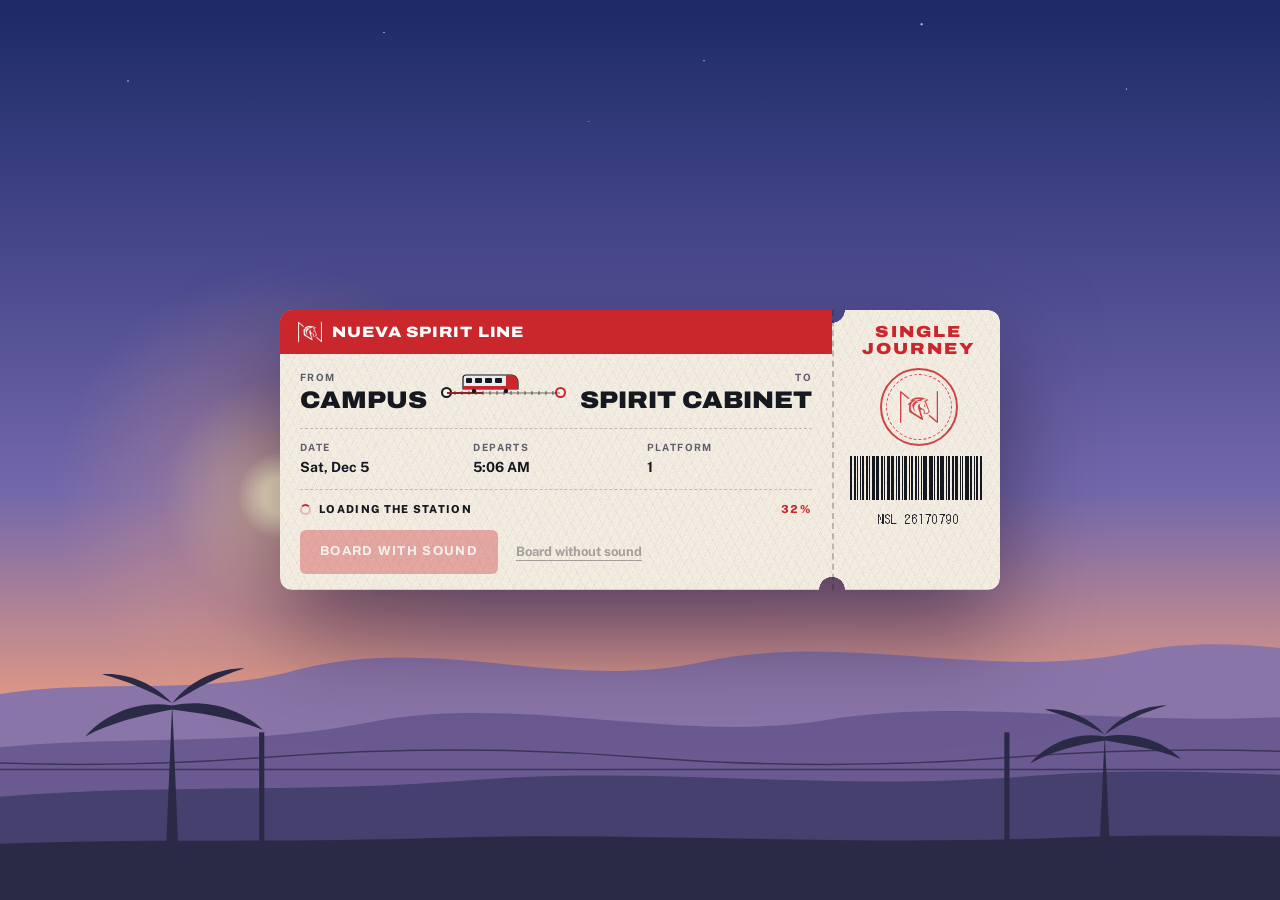
<file: index.html>
<!doctype html>
<html lang="en">
<head>
<meta charset="utf-8">
<meta name="viewport" content="width=device-width,initial-scale=1,viewport-fit=cover">
<title>Nueva Spirit Cabinet</title>
<meta name="description" content="Nueva Spirit Cabinet: the photo gallery, the weekly newsletter, events, the Spirit Points standings and the people behind Nueva spirit.">
<meta name="theme-color" content="#c9272c">
<meta property="og:title" content="Nueva Spirit Cabinet">
<meta property="og:description" content="Photos, the weekly newsletter, events and the Spirit Points standings. All aboard.">
<meta property="og:type" content="website">
<meta name="twitter:card" content="summary_large_image">
<meta property="og:image" content="https://spirit.ivancui211.workers.dev/share.jpg"><meta property="og:image:width" content="1200"><meta property="og:image:height" content="630">
<link rel="icon" type="image/png" href="/favicon-64.png">
<link rel="apple-touch-icon" href="/apple-touch-icon.png">
<script type="importmap">{"imports":{"three":"/vendor/three.module.min.js"}}</script>
<link rel="modulepreload" href="/vendor/three.module.min.js">
<!-- the station's modules, fetched in parallel while the ticket loads (otherwise each waits for the one that imports it) -->
<link rel="modulepreload" href="/hub/hub.js">
<link rel="modulepreload" href="/hub/station.js">
<link rel="modulepreload" href="/hub/scenery.js">
<link rel="modulepreload" href="/hub/train.js">
<link rel="modulepreload" href="/hub/interior.js">
<link rel="modulepreload" href="/hub/people.js">
<link rel="modulepreload" href="/hub/city.js">
<link rel="modulepreload" href="/hub/crowd.js">
<link rel="modulepreload" href="/hub/surfaces.js">
<link rel="modulepreload" href="/hub/scenes.js">
<link rel="modulepreload" href="/hub/eventride.js">
<link rel="modulepreload" href="/hub/ridetrain.js">
<link rel="modulepreload" href="/hub/toy.js">
<link rel="modulepreload" href="/hub/biomes.js">
<link rel="modulepreload" href="/vendor/jsm/loaders/GLTFLoader.js">
<link rel="modulepreload" href="/vendor/jsm/utils/SkeletonUtils.js">
<link rel="modulepreload" href="/vendor/jsm/utils/BufferGeometryUtils.js">
<link rel="modulepreload" href="/vendor/jsm/postprocessing/EffectComposer.js">
<link rel="modulepreload" href="/vendor/jsm/postprocessing/UnrealBloomPass.js">
<link rel="preconnect" href="https://fonts.googleapis.com">
<link rel="preconnect" href="https://fonts.gstatic.com" crossorigin>
<link rel="stylesheet" href="/gallery/gallery.css">
<link rel="stylesheet" href="/points/board.css">
<link rel="stylesheet" href="https://fonts.googleapis.com/css2?family=Archivo:wdth,wght@100..125,400..900&family=Public+Sans:wght@400;500;600;700&family=DotGothic16&family=Newsreader:ital,wght@0,400;0,600;0,700;0,800;1,400&display=swap">
<style>
/* Layout: a golden-hour 3D platform fills the screen; a white station sign sits top-left, the LED departure board (the menu) bottom-left, and the train's doors are the sections. */
:root{
  --sky-top:#1c2a66; --sky-mid:#7468ab; --sky-low:#ffb07a;
  --paper:#f6f0e5; --ink:#16181f; --muted:#5b5e68; --red:#c9272c; --red-dark:#a61e22;
  --board:#0b0b0e; --amber:#ffad1f; --amber-dim:#7a4f0a; --green:#5dff8f; --navy:#132047; --navy-2:#1c2d63;
  --r:6px; --lift:0 8px 22px -12px rgba(10,8,30,.7); /* one corner radius and one shadow for every control */
  --display:'Archivo','Arial Narrow',system-ui,sans-serif;
  --body:'Public Sans',ui-sans-serif,system-ui,-apple-system,'Segoe UI',sans-serif;
  --led:'DotGothic16',ui-monospace,'SFMono-Regular',Menlo,monospace;
  --ease:cubic-bezier(.16,1,.3,1);
  --logo:url("/assets/logo.png");
  color-scheme:light;
}
*{box-sizing:border-box}
html,body{height:100%}
body{margin:0;background:linear-gradient(180deg,var(--sky-top) 0%,var(--sky-mid) 48%,var(--sky-low) 100%);color:var(--ink);font-family:var(--body);font-size:16px;line-height:1.5;-webkit-font-smoothing:antialiased;overflow:hidden}
h1,h2,p{margin:0}
a{color:inherit}
button{font:inherit;color:inherit;background:none;border:0;padding:0;cursor:pointer}
:focus-visible{outline:2px solid var(--amber);outline-offset:3px}
.logo-img{display:block;background:currentColor;-webkit-mask:var(--logo) center/contain no-repeat;mask:var(--logo) center/contain no-repeat}

#station{position:fixed;inset:0;width:100%;height:100%;display:block;touch-action:pan-y}
#station.pointer{cursor:pointer}
.vignette{position:fixed;inset:0;pointer-events:none;background:radial-gradient(130% 100% at 50% 40%,transparent 60%,rgba(30,12,30,.35) 100%)}

/* Station sign (brand) and sound pill */
.hud{position:fixed;top:0;left:0;right:0;z-index:20;display:flex;justify-content:space-between;align-items:flex-start;gap:12px;padding:calc(16px + env(safe-area-inset-top,0px)) clamp(16px,3vw,36px) 0;pointer-events:none}
.hud>*{pointer-events:auto}
.sign{display:flex;align-items:center;color:#fff;text-decoration:none;padding:4px 2px;filter:drop-shadow(0 1px 1px rgba(20,10,40,.4)) drop-shadow(0 4px 14px rgba(20,10,40,.35));transition:opacity .3s}
.sign:hover{opacity:.85}
.sign .bar{display:none}
.sign .in{display:flex;align-items:center;gap:14px}
.sign .logo-img{width:30px;height:30px;color:#fff}
.sign .in>span:last-child{display:flex;flex-direction:column;gap:6px;padding-left:14px;border-left:1px solid rgba(255,255,255,.5)}
.sign b{display:block;white-space:nowrap;font-family:var(--display);font-weight:800;font-size:15px;line-height:1;letter-spacing:.34em;text-transform:uppercase;color:#fff}
.sign span.sub{display:block;white-space:nowrap;font-size:9.5px;font-weight:600;letter-spacing:.26em;text-transform:uppercase;color:rgba(255,255,255,.8);line-height:1}
@media (max-width:640px){.sign b{font-size:13px;letter-spacing:.28em}.sign .logo-img{width:26px;height:26px}.sign .in{gap:11px}.sign .in>span:last-child{padding-left:11px}}
.sound{display:flex;align-items:center;gap:9px;white-space:nowrap;background:#fff;border-radius:var(--r);padding:8px 12px;font-family:var(--display);font-size:12px;font-weight:700;letter-spacing:.1em;text-transform:uppercase;box-shadow:var(--lift);transition:background-color .3s,color .3s}
.hud-r{display:flex;gap:8px;align-items:center}
/* over the headphone listener's head (placed every frame), with a little pointer down to him */
.sound.float{position:fixed;left:0;top:0;z-index:16;will-change:transform}
.sound.float::after{content:"";position:absolute;left:50%;bottom:-6px;margin-left:-6px;border:6px solid transparent;border-bottom:0;border-top-color:#fff;transition:border-color .3s}
.sound.float.on::after{border-top-color:var(--red)}
.replay{display:none}.replay svg{width:13px;height:13px}
body.entered .replay{display:flex}
@media (max-width:640px){.replay .lbl{display:none}.replay{padding:8px 10px}}
.sound .bars{display:flex;align-items:flex-end;gap:2px;height:12px}
.sound .bars i{display:block;width:2px;height:3px;background:currentColor;border-radius:1px}
.sound.on{background:var(--red);color:#fff}
.sound.on .bars i{animation:eq 1s ease-in-out infinite}
.sound.on .bars i:nth-child(2){animation-delay:-.4s}.sound.on .bars i:nth-child(3){animation-delay:-.7s}.sound.on .bars i:nth-child(4){animation-delay:-.2s}
@keyframes eq{0%,100%{height:3px}50%{height:12px}}

/* screen-reader-only text */
.sr-only{position:absolute;width:1px;height:1px;margin:-1px;overflow:hidden;clip:rect(0 0 0 0);white-space:nowrap}

/* Departures: a split-flap timetable, like the big boards in a station hall. It's the menu. */
.board{--cw:15px;position:fixed;z-index:20;left:clamp(16px,3vw,36px);bottom:calc(18px + env(safe-area-inset-bottom,0px));width:min(612px,calc(100% - 32px));background:linear-gradient(180deg,#1f2026,#15161a);border-radius:8px;padding:0 0 8px;color:#f3efe6;font-family:var(--body);box-shadow:0 0 0 1px #050506,inset 0 1px 0 rgba(255,255,255,.07),0 30px 60px -20px rgba(10,5,20,.75);overflow:hidden;transform:translateY(24px);opacity:0;transition:opacity .8s var(--ease),transform 1s var(--ease)}
.board.show{opacity:1;transform:none}
.b-head{display:flex;justify-content:space-between;align-items:center;gap:12px;padding:9px 14px;background:#132047;border-bottom:2px solid #0a0f22}
.b-head .t{display:flex;align-items:center;gap:9px;font-family:var(--display);font-stretch:112%;font-weight:800;font-size:15px;letter-spacing:.06em;text-transform:uppercase;color:#fff}
.b-head .t svg{width:18px;height:18px;flex:none}
.b-cols,.board .row{display:grid;grid-template-columns:auto minmax(0,1fr) auto auto;gap:12px;align-items:center}
.b-cols{padding:8px 14px 3px;font-size:10px;font-weight:700;letter-spacing:.14em;text-transform:uppercase;color:#8d909b}
.b-cols span:nth-child(3),.b-cols span:nth-child(4){text-align:left}
.board .row{width:100%;text-align:left;padding:5px 14px;position:relative;transition:background-color .2s}
.board .row::before{content:"";position:absolute;left:0;top:5px;bottom:5px;width:3px;border-radius:0 2px 2px 0;background:#ffd23f;opacity:0;transition:opacity .2s}
.board .row:hover,.board .row.on{background:rgba(255,255,255,.055)}
.board .row:hover::before,.board .row.on::before{opacity:1}
.board .row .d{overflow:hidden}
.flap{display:flex;gap:2px}
.flap i{position:relative;flex:none;display:grid;place-items:center;width:var(--cw);height:calc(var(--cw) * 1.5);border-radius:2px;background:linear-gradient(180deg,#2d2e35 0,#25262c 49%,#1b1c21 51%,#202127 100%);box-shadow:inset 0 -1px 0 rgba(0,0,0,.55),0 1px 1px rgba(0,0,0,.4);font-style:normal;font-weight:700;font-size:calc(var(--cw) * .98);line-height:1;color:#f3efe6;text-transform:uppercase;backface-visibility:hidden}
.flap i::after{content:"";position:absolute;left:0;right:0;top:calc(50% - .5px);height:1px;background:rgba(0,0,0,.8)} /* the split between the two flaps */
.flap i.go{animation:flip .08s ease-in}
@keyframes flip{50%{transform:perspective(60px) rotateX(-70deg);filter:brightness(.6)}}
.board .row .s.live i{color:#7dffa6}
.board .row .s.due i{color:#ffd23f}
.board .row .s.soon i{color:#b9bcc6}
@media (max-width:760px){
  .board{--cw:12px;left:12px;right:12px;width:auto}
  .b-cols,.board .row{grid-template-columns:minmax(0,1fr) auto auto;gap:8px}
  .b-cols,.board .row{padding-left:10px;padding-right:10px}
  .b-cols .tm,.board .row .tm,.b-cols .cr,.board .row .c{display:none}
  .b-cols,.board .row{grid-template-columns:minmax(0,1fr) auto}
  .flap{gap:1.5px}
  .b-head{padding:8px 10px}.b-head .t{font-size:13px}
}

/* Service notice (sections not open yet) */
.notice{position:fixed;inset:0;z-index:40;display:grid;place-items:center;padding:20px}
.notice[hidden]{display:none}
.n-bg{position:absolute;inset:0;background:rgba(28,18,40,.45);opacity:0;transition:opacity .4s}
.n-card{position:relative;width:min(440px,100%);background:var(--paper);border-radius:10px;overflow:hidden;box-shadow:0 40px 90px -30px rgba(20,10,30,.8);opacity:0;transform:translateY(14px);transition:opacity .4s,transform .6s var(--ease)}
.notice.open .n-bg{opacity:1}
.notice.open .n-card{opacity:1;transform:none}
.n-top{background:var(--red);color:#fff;padding:10px 20px;font-size:12px;font-weight:800;letter-spacing:.14em;text-transform:uppercase;display:flex;justify-content:space-between}
.n-body{padding:22px 22px 24px}
.n-body .car{font-size:12px;font-weight:700;letter-spacing:.1em;text-transform:uppercase;color:var(--muted)}
.n-body h2{font-family:var(--display);font-stretch:118%;font-weight:850;font-size:clamp(24px,3.4vw,32px);line-height:1;text-transform:uppercase;margin-top:8px}
.n-body p{color:#3b3e47;margin-top:12px}
.n-close{margin-top:20px;background:var(--ink);color:#fff;border-radius:var(--r);padding:12px 20px;font-size:13px;font-weight:700;letter-spacing:.06em;text-transform:uppercase;transition:background-color .25s}
.n-close:hover{background:var(--red)}

/* Meet the Cabinet: name tags over the crew in the cab, and the way back */
#crew{position:fixed;inset:0;z-index:30;pointer-events:none}
#crew .tag{position:absolute;left:0;top:0;display:flex;flex-direction:column;align-items:center;gap:1px;padding:7px 14px 8px;border-radius:4px;background:rgba(255,255,255,.97);color:var(--ink);box-shadow:var(--lift),inset 0 3px 0 var(--red);white-space:nowrap;opacity:0;transition:opacity .45s ease;will-change:transform}
#crew .tag.on{opacity:1}
#crew .tag::after{content:"";position:absolute;left:50%;bottom:-6px;margin-left:-6px;border:6px solid transparent;border-bottom:0;border-top-color:rgba(255,255,255,.96)}
#crew .tag b{font-family:var(--display);font-size:14px;font-weight:800;letter-spacing:.04em;text-transform:uppercase;line-height:1.1}
#crew .tag span{font-size:10px;font-weight:700;letter-spacing:.12em;text-transform:uppercase;color:var(--muted)}
#crew .tag span:empty{display:none}
.crew-back{position:absolute;left:50%;white-space:nowrap;bottom:calc(28px + env(safe-area-inset-bottom));transform:translate(-50%,12px);opacity:0;pointer-events:none;display:inline-flex;align-items:center;gap:10px;padding:11px 18px 11px 16px;border-radius:var(--r);background:#fff;color:var(--ink);font-family:var(--display);font-size:12.5px;font-weight:700;letter-spacing:.1em;text-transform:uppercase;box-shadow:var(--lift);transition:opacity .5s ease,transform .6s var(--ease),background-color .2s}
.crew-back:hover{background:#f1ece2}
.back::before{content:"";width:7px;height:7px;margin-right:1px;border-left:2px solid currentColor;border-bottom:2px solid currentColor;transform:rotate(45deg)}
body.visiting .crew-back:where(:not(.board-back):not(.drive-back)){opacity:1;transform:translate(-50%,0);pointer-events:auto}
/* the photo gallery, over the inside of car 1: the evening sky, frosted, with the car behind it */
#gallery{position:fixed;inset:0;z-index:31;color:#fff;background:linear-gradient(180deg,rgba(16,21,50,.9) 0%,rgba(34,32,70,.87) 60%,rgba(84,52,66,.85) 100%);-webkit-backdrop-filter:blur(16px) saturate(1.1);backdrop-filter:blur(16px) saturate(1.1);opacity:0;transition:opacity .6s ease}
#gallery.open{opacity:1}
.gal-scroll{position:absolute;inset:0;overflow-y:auto;overscroll-behavior:contain;-webkit-overflow-scrolling:touch;padding:calc(30px + env(safe-area-inset-top,0px)) clamp(16px,3vw,36px) calc(110px + env(safe-area-inset-bottom,0px))}
.gal-head,.gal-scroll .grid,.gal-scroll .empty{max-width:1480px;margin-left:auto;margin-right:auto}
.gal-head{margin-bottom:26px;padding-bottom:20px;border-bottom:1px solid rgba(255,255,255,.18);transform:translateY(10px);transition:transform .8s var(--ease)}
#gallery.open .gal-head{transform:none}
.gal-head h2{margin:0;font-family:var(--display);font-weight:800;font-size:clamp(30px,4.4vw,50px);line-height:1;letter-spacing:-.015em}
#gallery .gal-back{position:fixed;z-index:35}
/* the leaderboard on the billboard: its own way back sits under it (the one at the foot of the board scrolls away) */
.board-back{position:fixed;z-index:16}
body.onboard .board-back{opacity:1;transform:translate(-50%,0);pointer-events:auto}
#bboard .bb-back{display:none}
#gallery.open .gal-back{opacity:1;transform:translate(-50%,0);pointer-events:auto}

/* the newsletter and the events screen: page arrows and the way back */
#scene-ui{position:fixed;inset:0;z-index:30;pointer-events:none}
/* the controls in a row: the pages (or stops) and the way back, the same white plates */
.sc-bar{position:absolute;left:50%;bottom:calc(28px + env(safe-area-inset-bottom));display:flex;align-items:center;gap:10px;transform:translate(-50%,12px);opacity:0;pointer-events:none;transition:opacity .5s ease,transform .6s var(--ease)}
body.visiting .sc-bar{opacity:1;transform:translate(-50%,0);pointer-events:auto}
.sc-bar .crew-back,body.visiting .sc-bar .crew-back{position:static;transform:none;opacity:1;pointer-events:auto;transition:background-color .2s}
.sc-nav{display:flex;align-items:center;gap:2px;padding:3px;border-radius:var(--r);background:#fff;color:var(--ink);box-shadow:var(--lift)}
.sc-nav[hidden]{display:none}
.sc-arrow{display:grid;place-items:center;width:38px;height:34px;border-radius:4px;transition:background-color .2s,opacity .2s}
.sc-arrow:hover{background:#f1ece2}
.sc-arrow svg{width:16px;height:16px}
.sc-arrow[disabled]{opacity:.25;pointer-events:none}
.sc-count{min-width:56px;text-align:center;font-family:var(--display);font-size:12.5px;font-weight:700;letter-spacing:.1em;font-variant-numeric:tabular-nums}
@media (max-width:520px){.sc-bar{flex-direction:column;gap:8px}}
@media (max-width:560px){#crew .tag{padding:5px 10px 6px}#crew .tag b{font-size:12px}#crew .tag span{font-size:9px}}
/* the officer: his label on the platform, and what he says */
.cop-tag{position:fixed;left:0;top:0;z-index:15;display:flex;align-items:center;gap:8px;padding:7px 12px 7px 10px;border-radius:4px;background:var(--navy);color:#fff;box-shadow:var(--lift),inset 0 0 0 1px rgba(255,255,255,.08);opacity:0;pointer-events:none;transition:opacity .5s ease,background-color .2s;will-change:transform}
.cop-tag.on{opacity:1;pointer-events:auto}
.cop-tag b{font-family:var(--display);font-weight:800;font-size:12.5px;line-height:1;letter-spacing:.14em;text-transform:uppercase}
.cop-tag::after{content:"";position:absolute;left:50%;bottom:-6px;margin-left:-6px;border:6px solid transparent;border-bottom:0;border-top-color:var(--navy);transition:border-color .2s}
.cop-tag svg{width:14px;height:14px;flex:none;color:var(--amber)}
.cop-tag:hover{background:var(--navy-2)}.cop-tag:hover::after{border-top-color:var(--navy-2)}
/* driving: the "Drive" plate over the front of the train (Spirit red), the labels over the desk's buttons in the cab,
   the "Next stop" sign while the train runs, and the fade (into the seat, and out of the tunnel) */
.drive-tag{background:var(--red)}.drive-tag::after{border-top-color:var(--red)}
.drive-tag svg{color:#fff}
.drive-tag:hover{background:var(--red-dark)}.drive-tag:hover::after{border-top-color:var(--red-dark)}
#drive{position:fixed;inset:0;z-index:30;pointer-events:none}
#drive .dest{position:absolute;left:0;top:0;display:flex;flex-direction:column;align-items:center;gap:1px;padding:7px 13px 8px 13px;border-radius:4px;background:rgba(255,255,255,.97);color:var(--ink);box-shadow:var(--lift);white-space:nowrap;opacity:0;pointer-events:none;transition:opacity .4s ease,background-color .2s;will-change:transform;cursor:pointer}
#drive .dest::after{content:"";position:absolute;left:50%;bottom:-6px;margin-left:-6px;border:6px solid transparent;border-bottom:0;border-top-color:rgba(255,255,255,.96)}
#drive .dest i{position:absolute;left:0;right:0;top:0;height:3px;border-radius:4px 4px 0 0}
#drive .dest b{font-family:var(--display);font-size:13px;font-weight:800;letter-spacing:.06em;text-transform:uppercase;line-height:1.1}
#drive .dest span{font-size:10px;font-weight:700;letter-spacing:.12em;text-transform:uppercase;color:var(--muted)}
#drive .dest:hover,#drive .dest.hot{background:#f1ece2}
#drive .dest[aria-current]{cursor:default}
#drive .dest[aria-current] span::before{content:"";display:inline-block;width:6px;height:6px;border-radius:50%;background:var(--red);margin-right:6px;vertical-align:1px}
#drive.on .dest{opacity:1;pointer-events:auto}
#drive.on .drive-back{opacity:1;transform:translate(-50%,0);pointer-events:auto}
.drive-next{position:fixed;left:50%;top:calc(18px + env(safe-area-inset-top,0px));z-index:31;display:flex;align-items:baseline;gap:12px;padding:9px 16px 10px;border-radius:var(--r);background:linear-gradient(180deg,#1f2026,#15161a);box-shadow:0 0 0 1px #050506,var(--lift);transform:translate(-50%,-10px);opacity:0;pointer-events:none;transition:opacity .5s ease,transform .7s var(--ease);white-space:nowrap}
.drive-next.on{opacity:1;transform:translate(-50%,0)}
.drive-next span{font-family:var(--display);font-size:10.5px;font-weight:700;letter-spacing:.16em;text-transform:uppercase;color:#a9a49a}
.drive-next b{font-family:"DotGothic16",monospace;font-weight:400;font-size:19px;letter-spacing:.06em;color:var(--amber);text-transform:uppercase}
#drive-fade{position:fixed;inset:0;z-index:44;pointer-events:none;opacity:0}
#drive-fade.warm{background:radial-gradient(circle at 50% 50%,#fffaf0 0%,#ffe2b8 45%,#ffb07a 100%)}
#drive-fade.white{background:radial-gradient(circle at 50% 50%,#ffffff 0%,#fff8ec 60%,#ffeed6 100%)}
#drive-skip.on{opacity:1;pointer-events:auto}
#drive.on #dest.away .dest{opacity:0;pointer-events:none}
/* walking the train: a stick for touch screens, and a hint (until you first move) */
#joy{display:none;position:fixed;left:calc(18px + env(safe-area-inset-left,0px));bottom:calc(84px + env(safe-area-inset-bottom,0px));z-index:31;width:112px;height:112px;border-radius:50%;background:rgba(255,255,255,.18);box-shadow:inset 0 0 0 2px rgba(255,255,255,.55);touch-action:none}
#joy i{position:absolute;left:50%;top:50%;width:46px;height:46px;margin:-23px 0 0 -23px;border-radius:50%;background:rgba(255,255,255,.92);box-shadow:var(--lift)}
@media (pointer:coarse){body.driving #joy{display:block}}
body.driving #station{touch-action:none}
.walk-hint{position:fixed;left:clamp(16px,3vw,36px);bottom:calc(28px + env(safe-area-inset-bottom,0px));z-index:31;display:flex;align-items:center;gap:16px;padding:9px 14px;border-radius:var(--r);background:rgba(16,18,24,.72);color:#fff;font-family:var(--display);font-size:11.5px;font-weight:700;letter-spacing:.1em;text-transform:uppercase;opacity:0;pointer-events:none;transition:opacity .5s ease}
.walk-hint.on{opacity:1}
#reticle{display:none;position:fixed;left:50%;top:50%;z-index:60;width:8px;height:8px;margin:-4px 0 0 -4px;border-radius:50%;background:#fff;box-shadow:0 0 0 2px rgba(16,18,24,.7),0 1px 4px rgba(0,0,0,.45);pointer-events:none}
body.driving.locked #reticle{display:block}
.lock-hint{position:fixed;left:50%;top:50%;z-index:31;transform:translate(-50%,-50%);padding:9px 14px;border-radius:var(--r);background:rgba(16,18,24,.72);color:#fff;font-family:var(--display);font-size:11.5px;font-weight:700;letter-spacing:.1em;text-transform:uppercase;opacity:0;pointer-events:none;transition:opacity .3s ease}
body.canlock.driving.walked:not(.locked) .lock-hint{opacity:1}
@media not (pointer:coarse){.walk-hint .look-t{display:none}}
body.walked .walk-hint{opacity:0}
.walk-hint .keys{display:inline-flex;align-items:center;gap:3px}
.walk-hint kbd{display:inline-grid;place-items:center;min-width:20px;height:20px;margin-right:1px;border-radius:4px;background:#fff;color:var(--ink);font:inherit;font-size:11px;letter-spacing:0}
.walk-hint .keys kbd:last-of-type{margin-right:8px}
@media (pointer:coarse){.walk-hint{left:auto;right:16px;bottom:calc(150px + env(safe-area-inset-bottom,0px))}.walk-hint .keys,.walk-hint .look-m{display:none}}
@media (max-width:560px){#drive .dest{padding:5px 9px 6px}#drive .dest b{font-size:11.5px}#drive .dest span{font-size:9px}.drive-next b{font-size:16px}}
.talk{position:fixed;left:50%;bottom:calc(28px + env(safe-area-inset-bottom,0px));z-index:32;display:flex;gap:10px;justify-content:center;width:max-content;max-width:calc(100% - 28px);transform:translate(-50%,14px);opacity:0;transition:opacity .45s ease,transform .6s var(--ease)}
.talk[hidden]{display:none}
.talk:not(.open){pointer-events:none} /* faded out, it mustn't catch clicks meant for what's underneath */
.talk.open{opacity:1;transform:translate(-50%,0)}
.talk-btn{display:inline-flex;align-items:center;justify-content:center;gap:10px;padding:11px 18px;border-radius:var(--r);background:#fff;color:var(--ink);font-family:var(--display);font-size:12.5px;font-weight:700;letter-spacing:.1em;text-transform:uppercase;text-decoration:none;white-space:nowrap;box-shadow:var(--lift);transition:background-color .2s,color .2s}
.talk-btn:hover{background:#f1ece2}.talk-btn.primary{background:var(--red);color:#fff}.talk-btn.primary:hover{background:var(--red-dark)}
@media (max-width:420px){.talk{flex-direction:column;align-items:stretch}.talk-btn{text-align:center}}
#flash{position:fixed;inset:0;z-index:45;pointer-events:none;background:radial-gradient(circle at 50% 50%,#fffaf0 0%,#ffe2b8 45%,#ffb07a 100%);opacity:0;transition:opacity .5s ease}
#flash.on{opacity:1}

/* Loader: a detailed paper ticket over a painted sunset */
#loader{position:fixed;inset:0;z-index:50;display:grid;place-items:center;padding:20px;overflow:hidden;background:linear-gradient(180deg,var(--sky-top) 0%,#4a4a8e 30%,var(--sky-mid) 55%,#f2a07e 82%,var(--sky-low) 100%);transition:opacity 1.3s ease .7s,visibility 0s linear 2.1s}
.quick-load{display:none;position:relative;flex-direction:column;align-items:center;gap:20px;color:#fff}
.quick-load .logo-img{width:56px;height:56px;filter:drop-shadow(0 6px 18px rgba(20,10,40,.5))}
.ql-bar{width:150px;height:2px;border-radius:2px;background:rgba(255,255,255,.25);overflow:hidden}
.ql-bar i{display:block;height:100%;background:#fff;transform-origin:left;transform:scaleX(0)}
#loader.quick .quick-load{display:flex}#loader.quick .tk-wrap{display:none}
.ql-tap{display:none;color:#fff;border:1px solid rgba(255,255,255,.55);border-radius:var(--r);padding:11px 20px;font-family:var(--display);font-size:12.5px;font-weight:700;letter-spacing:.14em;text-transform:uppercase;background:rgba(255,255,255,.08);backdrop-filter:blur(6px);-webkit-backdrop-filter:blur(6px);transition:background-color .25s}
.ql-tap:hover,.ql-tap:focus-visible{background:rgba(255,255,255,.2)}
#loader.tap{cursor:pointer}#loader.tap .ql-bar{display:none}#loader.tap .ql-tap{display:block;animation:qlTap .7s cubic-bezier(.2,.7,.2,1) both}
@keyframes qlTap{from{opacity:0;transform:translateY(8px)}}
#loader.out{opacity:0;visibility:hidden;pointer-events:none}
.sunglow{position:absolute;left:22%;bottom:16%;width:520px;height:520px;margin:-260px 0 0 -260px;border-radius:50%;background:radial-gradient(circle,rgba(255,240,200,.95) 0 5%,rgba(255,200,140,.5) 12%,rgba(255,170,120,.18) 32%,transparent 62%);pointer-events:none}
.stars{position:absolute;inset:0 0 55% 0;background-image:radial-gradient(1px 1px at 10% 20%,#fff9 50%,transparent),radial-gradient(1px 1px at 30% 8%,#fff8 50%,transparent),radial-gradient(1px 1px at 55% 15%,#fff7 50%,transparent),radial-gradient(1.5px 1.5px at 72% 6%,#fffa 50%,transparent),radial-gradient(1px 1px at 88% 22%,#fff8 50%,transparent),radial-gradient(1px 1px at 46% 30%,#fff5 50%,transparent);pointer-events:none}
.scenery{position:absolute;left:0;right:0;bottom:0;width:100%;height:46%;pointer-events:none}
.tk-wrap{position:relative;perspective:1300px;width:min(720px,100%)}
.ticket{--rx:0deg;--ry:0deg;--hx:50%;--hy:50%;position:relative;display:flex;width:100%;transform:rotateX(var(--rx)) rotateY(var(--ry));transform-style:preserve-3d;transition:transform .5s var(--ease);filter:drop-shadow(0 40px 50px rgba(30,12,40,.55))}
.ticket>.paper{position:absolute;inset:0;border-radius:12px;background-color:var(--paper);background-image:var(--grain-img),repeating-linear-gradient(118deg,rgba(201,39,44,.045) 0 1px,transparent 1px 7px),repeating-linear-gradient(62deg,rgba(28,42,102,.035) 0 1px,transparent 1px 9px);-webkit-mask:radial-gradient(circle 13px at calc(100% - 168px) 0,#0000 97%,#000) top/100% 51% no-repeat,radial-gradient(circle 13px at calc(100% - 168px) 100%,#0000 97%,#000) bottom/100% 51% no-repeat;mask:radial-gradient(circle 13px at calc(100% - 168px) 0,#0000 97%,#000) top/100% 51% no-repeat,radial-gradient(circle 13px at calc(100% - 168px) 100%,#0000 97%,#000) bottom/100% 51% no-repeat}
.tk-main,.tk-stub{position:relative}
.tk-main{flex:1;min-width:0}
.tk-band{display:flex;align-items:center;gap:10px;background:var(--red);color:#fff;border-radius:12px 0 0 0;padding:10px 18px}
.tk-band .logo-img{width:24px;height:24px;color:#fff;flex:none}
.tk-band b{font-family:var(--display);font-stretch:118%;font-weight:850;font-size:15px;letter-spacing:.06em;text-transform:uppercase}
.tk-band .ty{margin-left:auto;font-size:11px;font-weight:700;letter-spacing:.12em;text-transform:uppercase;border:1.5px solid rgba(255,255,255,.7);border-radius:4px;padding:2px 7px}
.tk-body{padding:16px 20px 16px}
.route{display:grid;grid-template-columns:auto minmax(0,1fr) auto;align-items:end;gap:14px}
.stop small,.fields dt{display:block;font-size:10px;font-weight:700;letter-spacing:.14em;text-transform:uppercase;color:var(--muted)}
.stop b{display:block;font-family:var(--display);font-stretch:112%;font-weight:900;font-size:clamp(18px,3vw,24px);line-height:1;text-transform:uppercase;margin-top:3px}
.stop span{display:block;font-size:11px;font-weight:600;color:var(--muted);margin-top:3px}
.stop.to{text-align:right}
.route-line{position:relative;height:30px;margin-bottom:12px;min-width:90px}
.route-line::before{content:"";position:absolute;left:6px;right:6px;top:21px;height:4px;background:repeating-linear-gradient(90deg,#8b8377 0 2px,transparent 2px 7px);opacity:.7}
.route-line::after{content:"";position:absolute;left:6px;right:6px;top:22px;height:1.5px;background:var(--ink);opacity:.3}
.route-line .fill{position:absolute;left:6px;right:6px;top:22px;height:2px;background:var(--red);transform-origin:left;transform:scaleX(0)}
.route-line .dot{position:absolute;top:17px;width:11px;height:11px;border-radius:50%;background:var(--paper);border:2.5px solid var(--ink)}
.route-line .dot.a{left:0}.route-line .dot.b{right:0;border-color:var(--red)}
.mini-train{position:absolute;top:2px;left:0;width:58px;height:22px;transform:scaleX(-1);transition:left .2s linear}
.fields{display:grid;grid-template-columns:repeat(3,minmax(0,1fr));gap:8px;margin:16px 0 0;padding:11px 0;border-block:1.5px dashed rgba(22,24,31,.22)}
.fields dd{margin:2px 0 0;font-weight:700;font-size:14px;white-space:nowrap;overflow:hidden;text-overflow:ellipsis}
.tk-status{display:flex;justify-content:space-between;align-items:center;margin-top:10px;height:18px;font-size:11px;font-weight:800;letter-spacing:.12em;text-transform:uppercase;color:var(--ink)}
.tk-load{display:flex;align-items:center;gap:8px}
.tk-spin{width:11px;height:11px;border-radius:50%;border:2px solid rgba(201,39,44,.25);border-top-color:var(--red);animation:tkSpin .8s linear infinite}
@keyframes tkSpin{to{transform:rotate(360deg)}}
#load-pct{font-variant-numeric:tabular-nums;color:var(--red)}
.tk-status.done .tk-spin{animation:none;border:0;background:#2fa35a;width:8px;height:8px;margin:0 2px;box-shadow:0 0 0 3px rgba(47,163,90,.2)}
.tk-status.done #load-pct{opacity:0;transition:opacity .4s}
.ql-label{font-size:11px;font-weight:700;letter-spacing:.2em;text-transform:uppercase;color:rgba(255,255,255,.8);margin-top:-8px}
#loader.tap .ql-label{display:none}
.gate{display:flex;align-items:center;gap:16px;flex-wrap:wrap;margin-top:12px;opacity:.35;pointer-events:none;transition:opacity .5s}
.gate.ready{opacity:1;pointer-events:auto}
.enter-btn{background:var(--red);color:#fff;border-radius:var(--r);padding:12px 20px;font-family:var(--display);font-size:13px;font-weight:700;letter-spacing:.1em;text-transform:uppercase;transition:background-color .2s}
.enter-btn:hover{background:var(--red-dark)}
.quiet-btn{font-size:13px;font-weight:700;color:var(--ink);text-decoration:underline;text-underline-offset:4px;padding:6px 2px}
.quiet-btn:hover{color:var(--red)}
.fine{margin-top:12px;font-size:10.5px;line-height:1.45;color:#7a7568}
.tk-stub{flex:none;width:168px;display:flex;flex-direction:column;align-items:center;gap:10px;padding:14px 12px 14px 16px;border-left:2px dashed rgba(22,24,31,.25)}
.admit{font-family:var(--display);font-stretch:118%;font-weight:900;font-size:16px;letter-spacing:.14em;text-transform:uppercase;color:var(--red);text-align:center;line-height:1.05}
.holo{position:relative;width:78px;height:78px;border-radius:50%;border:2px solid var(--red);color:var(--red);opacity:.85}
.holo::before{content:"";position:absolute;inset:4px;border-radius:50%;border:1px dashed currentColor}
.holo .logo-img{position:absolute;inset:18px;color:currentColor}
.barcode{display:flex;align-items:stretch;gap:1.5px;height:44px;width:100%}
.barcode i{background:var(--ink);flex:none}
.serial{font-family:var(--led);font-size:12px;letter-spacing:.08em;color:var(--ink)}
.hole{position:absolute;right:20px;top:14px;width:22px;height:22px;border-radius:50%;background:#5b4d84;box-shadow:inset 0 2px 4px rgba(0,0,0,.45);transform:scale(0);transition:transform .25s cubic-bezier(.3,1.6,.5,1)}
.punched .hole{transform:scale(1)}
.stamp{position:absolute;right:120px;top:46%;display:flex;flex-direction:column;align-items:center;padding:6px 14px;border:3px double var(--red);border-radius:8px;color:var(--red);font-family:var(--display);font-stretch:118%;transform:rotate(-14deg) scale(1.9);opacity:0;mix-blend-mode:multiply;pointer-events:none;transition:transform .32s cubic-bezier(.2,1.6,.4,1),opacity .2s}
.stamp b{font-weight:900;font-size:22px;letter-spacing:.1em;text-transform:uppercase;line-height:1}
.stamp span{font-family:var(--led);font-size:11px;letter-spacing:.06em;margin-top:2px}
.stamped .stamp{transform:rotate(-14deg) scale(1);opacity:.82}
#loader.out .ticket{transition:transform 1.1s cubic-bezier(.6,0,.3,1) .5s,opacity .7s ease .75s;transform:translateY(55vh) rotateX(50deg) scale(.6);opacity:0}
@media (max-width:640px){
  .ticket{flex-direction:column}
  .ticket>.paper{-webkit-mask:none;mask:none}
  .tk-band{border-radius:12px 12px 0 0}
  .route{grid-template-columns:1fr 1fr;row-gap:4px}.route-line{grid-column:1/-1;grid-row:2;margin:0}
  .tk-stub{width:auto;flex-direction:row;flex-wrap:wrap;justify-content:space-between;border-left:0;border-top:2px dashed rgba(22,24,31,.25);padding:12px 16px}
  .tk-stub .barcode{width:120px;height:34px}.holo{width:56px;height:56px}.holo .logo-img{inset:13px}.admit{font-size:13px}
  .stamp{right:24px;top:auto;bottom:70px}
  .hole{right:auto;left:50%;top:auto;bottom:-11px;margin-left:-11px}
}
.skip{position:fixed;z-index:30;right:clamp(16px,3vw,36px);bottom:calc(20px + env(safe-area-inset-bottom,0px));background:rgba(255,255,255,.92);color:var(--ink);border-radius:var(--r);padding:8px 14px;font-family:var(--display);font-size:12px;font-weight:700;letter-spacing:.1em;box-shadow:var(--lift);text-transform:uppercase;opacity:0;pointer-events:none;transition:opacity .6s}
body.intro #skip{opacity:1;pointer-events:auto}
body.intro .hud,body.intro .board{opacity:0!important;pointer-events:none}
.hud{transition:opacity 1s var(--ease),transform 1.2s var(--ease);transition-delay:1.2s}
body.pre .hud{opacity:0;transform:translateY(-14px)}
/* stepping through a door: the platform UI gets out of the way */
body.boarding .hud,body.boarding .board{opacity:0;transform:translateY(10px);transition:opacity .45s ease,transform .6s var(--ease);transition-delay:0s;pointer-events:none}

/* Without WebGL or with reduced motion: the board becomes the page */
body.static{overflow:auto}
body.static #station,body.static .vignette{display:none}
body.static #title{position:relative;width:min(612px,calc(100% - 24px));height:auto;margin:0 auto;clip:auto;overflow:visible;white-space:normal;padding:110px 0 0;color:#fff;font-family:var(--display);font-stretch:125%;font-weight:900;text-transform:uppercase;font-size:clamp(26px,6vw,48px);line-height:.95}
body.static .board{position:relative;left:auto;right:auto;bottom:auto;opacity:1;transform:none;margin:24px auto 20px;width:min(612px,calc(100% - 24px))}
/* (the same width as on the platform, so the names fit; the officer's label becomes the way to the standings) */
body.static .cop-tag{position:relative;margin:0 auto 48px;opacity:1;pointer-events:auto;transform:none!important;padding:10px 16px 10px 14px}
body.static .cop-tag::after{display:none}
body.static .drive-tag{display:none}
@media (prefers-reduced-motion:reduce){*,*::before,*::after{animation:none!important;transition:none!important}}
</style>
</head>
<body class="pre">
<canvas id="station" aria-hidden="true"></canvas>
<div class="vignette" aria-hidden="true"></div>

<div id="loader" role="dialog" aria-label="Your ticket">
  <div class="stars" aria-hidden="true"></div>
  <div class="sunglow" aria-hidden="true"></div>
  <svg class="scenery" viewBox="0 0 1440 400" preserveAspectRatio="xMidYMax slice" aria-hidden="true">
    <path d="M0 230 C140 170 260 210 380 180 C520 140 640 200 780 170 C920 140 1060 190 1200 160 C1300 140 1380 170 1440 160 V400 H0Z" fill="#8a75a8"/>
    <path d="M0 270 C160 230 300 260 460 228 C600 200 760 250 900 226 C1060 200 1220 244 1440 214 V400 H0Z" fill="#6b5a92"/>
    <path d="M0 312 C200 282 360 300 560 284 C740 270 900 296 1100 280 C1260 268 1360 286 1440 278 V400 H0Z" fill="#45406e"/>
    <g fill="#2b2a46"><path d="M0 352 C160 338 320 346 520 340 C720 334 920 348 1120 340 C1280 334 1380 342 1440 340 V400 H0Z"/>
      <path d="M262 352 L268 210 L274 352Z"/><path d="M268 212 c-40 -6 -70 14 -84 30 c26 -14 54 -20 84 -26z M268 212 c40 -8 72 8 88 24 c-28 -12 -58 -16 -88 -20z M268 210 c-20 -22 -48 -30 -68 -28 c24 6 46 16 68 28z M268 210 c18 -24 46 -34 70 -34 c-26 8 -48 20 -70 34z"/>
      <path d="M1164 350 L1169 240 L1174 350Z"/><path d="M1169 242 c-34 -6 -60 12 -72 26 c22 -12 46 -18 72 -22z M1169 242 c34 -6 60 8 74 22 c-24 -10 -50 -14 -74 -18z M1169 240 c-16 -18 -40 -26 -58 -24 c20 6 40 14 58 24z M1169 240 c16 -20 40 -28 60 -28 c-22 6 -42 16 -60 28z"/></g>
    <g stroke="#2b2a46" stroke-width="1.5" fill="none" opacity=".75"><path d="M0 262 Q180 276 360 262 T720 262 T1080 262 T1440 262"/><path d="M0 274 H1440"/></g>
    <g fill="#2b2a46"><rect x="352" y="238" width="5" height="120"/><rect x="1072" y="238" width="5" height="120"/></g>
  </svg>
  <div class="quick-load"><span class="logo-img" aria-hidden="true"></span><div class="ql-bar" aria-hidden="true"><i id="ql-bar"></i></div><span class="ql-label" role="status">Loading</span><button class="ql-tap" id="ql-tap" type="button" tabindex="-1">Tap to board</button></div>
  <div class="tk-wrap" id="tk-wrap">
    <div class="ticket" id="ticket">
      <div class="paper" aria-hidden="true"></div>
      <div class="tk-main">
        <div class="tk-band"><span class="logo-img" aria-hidden="true"></span><b id="tk-name">Nueva Spirit Line</b></div>
        <div class="tk-body">
          <div class="route">
            <div class="stop"><small>From</small><b>Campus</b></div>
            <div class="route-line" aria-hidden="true">
              <i class="dot a"></i><i class="fill" id="load-bar"></i><i class="dot b"></i>
              <svg class="mini-train" id="mini-train" viewBox="0 0 58 22"><path d="M8 3 H54 a3 3 0 0 1 3 3 V17 H2 V11 Q2 4 8 3Z" fill="#e9ebef" stroke="#16181f" stroke-width="1.2"/><path d="M2 11 Q2 4 8 3 H14 V17 H2Z" fill="#c9272c"/><rect x="18" y="6" width="7" height="5" rx="1" fill="#16181f"/><rect x="28" y="6" width="7" height="5" rx="1" fill="#16181f"/><rect x="38" y="6" width="7" height="5" rx="1" fill="#16181f"/><rect x="48" y="6" width="6" height="5" rx="1" fill="#16181f"/><rect x="14" y="14" width="43" height="3" fill="#c9272c"/><circle cx="14" cy="19" r="2.2" fill="#16181f"/><circle cx="46" cy="19" r="2.2" fill="#16181f"/></svg>
            </div>
            <div class="stop to"><small>To</small><b>Spirit Cabinet</b></div>
          </div>
          <dl class="fields">
            <div><dt>Date</dt><dd id="tk-date"></dd></div>
            <div><dt>Departs</dt><dd id="tk-time"></dd></div>
            <div><dt>Platform</dt><dd>1</dd></div>
          </dl>
          <div class="tk-status" id="tk-status" role="status"><span class="tk-load"><i class="tk-spin" aria-hidden="true"></i><span id="load-label">Loading the station</span></span><span id="load-pct">0%</span></div>
          <div class="gate" id="gate">
            <button class="enter-btn" id="enter-sound" type="button">Board with sound</button>
            <button class="quiet-btn" id="enter-quiet" type="button">Board without sound</button>
          </div>
        </div>
      </div>
      <div class="tk-stub">
        <span class="admit">Single<br>journey</span>
        <div class="holo" aria-hidden="true"><span class="logo-img"></span></div>
        <div class="barcode" id="barcode" aria-hidden="true"></div>
        <span class="serial" id="tk-serial"></span>
        <i class="hole" aria-hidden="true"></i>
      </div>
      <div class="stamp" aria-hidden="true"><b>Validated</b><span id="stamp-date"></span></div>
    </div>
  </div>
</div>

<button class="skip" id="skip" type="button">Skip intro</button>

<header class="hud">
  <a class="sign" href="/"><span class="bar" aria-hidden="true"></span><span class="in"><span class="logo-img" aria-hidden="true"></span><span><b id="brand-name">Nueva</b><span class="sub">Spirit Cabinet</span></span></span></a>
  <div class="hud-r">
    <button class="sound replay" id="replay-btn" type="button" aria-label="Replay the intro"><svg viewBox="0 0 16 16" aria-hidden="true"><path d="M3.5 8a4.5 4.5 0 1 0 1.4-3.26" fill="none" stroke="currentColor" stroke-width="1.8" stroke-linecap="round"/><path d="M3 2.2v3.3h3.3" fill="none" stroke="currentColor" stroke-width="1.8" stroke-linecap="round" stroke-linejoin="round"/></svg><span class="lbl">Replay intro</span></button>
    <button class="sound" id="sound-btn" type="button" aria-pressed="false"><span class="bars" aria-hidden="true"><i></i><i></i><i></i><i></i></span><span id="sound-label">Sound off</span></button>
  </div>
</header>

<h1 class="sr-only" id="title">Nueva Spirit Cabinet</h1>

<nav class="board" id="board" aria-label="Sections">
  <div class="b-head"><span class="t"><svg viewBox="0 0 24 24" aria-hidden="true"><rect x="5" y="3" width="14" height="14" rx="3" fill="none" stroke="currentColor" stroke-width="2"/><path d="M5 10h14M9 19l-2 3M15 19l2 3M9 14h.01M15 14h.01" stroke="currentColor" stroke-width="2" stroke-linecap="round"/></svg>Departures</span><span class="flap" id="clock" aria-hidden="true"></span></div>
  <div class="b-cols" aria-hidden="true"><span class="tm">Time</span><span>Destination</span><span class="cr">Car</span><span>Status</span></div>
  <div id="rows"></div>
</nav>

<div class="notice" id="notice" role="dialog" aria-modal="true" aria-labelledby="n-title" hidden>
  <div class="n-bg" data-close></div>
  <div class="n-card">
    <div class="n-top"><span>Service notice</span><span id="n-car"></span></div>
    <div class="n-body">
      <p class="car">Not running yet</p>
      <h2 id="n-title"></h2>
      <p id="n-text"></p>
      <button class="n-close" type="button" data-close>Back to the platform</button>
    </div>
  </div>
</div>

<section id="gallery" hidden aria-label="Photo Gallery"><div class="gal-scroll" id="gal-scroll">
  <header class="gal-head"><h2>Photo Gallery</h2><button class="gal-submit" id="gal-submit" type="button"><svg viewBox="0 0 24 24" fill="none" stroke="currentColor" stroke-width="2.2" stroke-linecap="round" stroke-linejoin="round" aria-hidden="true"><path d="M12 16V4M7 9l5-5 5 5M4 16v3a1 1 0 0 0 1 1h14a1 1 0 0 0 1-1v-3"/></svg>Submit a photo</button><div class="albums" id="albums" role="group" aria-label="Albums" hidden></div></header>
  <div class="grid" id="grid"></div><p class="empty" id="empty" hidden>No photos yet.</p>
</div><button class="crew-back gal-back back" id="gal-back" type="button">Back to the platform</button>
</section>
<div class="lb" id="lb" role="dialog" aria-modal="true" aria-label="Photo" aria-hidden="true">
  <div class="lb-stage" id="lb-stage">
    <img class="lb-img" id="lb-img" alt="">
    <button class="lb-btn lb-prev" id="lb-prev" type="button" aria-label="Previous photo"><svg viewBox="0 0 24 24" fill="none" stroke="currentColor" stroke-width="2.4" stroke-linecap="round" stroke-linejoin="round"><path d="M15 6l-6 6 6 6"/></svg></button>
    <button class="lb-btn lb-next" id="lb-next" type="button" aria-label="Next photo"><svg viewBox="0 0 24 24" fill="none" stroke="currentColor" stroke-width="2.4" stroke-linecap="round" stroke-linejoin="round"><path d="M9 6l6 6-6 6"/></svg></button>
  </div>
  <button class="lb-btn lb-close" id="lb-close" type="button" aria-label="Close"><svg viewBox="0 0 24 24" fill="none" stroke="currentColor" stroke-width="2.4" stroke-linecap="round"><path d="M6 6l12 12M18 6L6 18"/></svg></button>
  <div class="lb-foot"><p class="lb-cap" id="lb-cap"></p><p class="lb-meta" id="lb-meta"></p></div>
</div>
<div id="scene-ui" hidden><div class="sc-bar"><div class="sc-nav" id="sc-nav"><button class="sc-arrow" id="sc-prev" type="button" aria-label="Previous"><svg viewBox="0 0 24 24" fill="none" stroke="currentColor" stroke-width="2.6" stroke-linecap="round" stroke-linejoin="round" aria-hidden="true"><path d="M15 6l-6 6 6 6"/></svg></button><span class="sc-count" id="sc-count"></span><button class="sc-arrow" id="sc-next" type="button" aria-label="Next"><svg viewBox="0 0 24 24" fill="none" stroke="currentColor" stroke-width="2.6" stroke-linecap="round" stroke-linejoin="round" aria-hidden="true"><path d="M9 6l6 6-6 6"/></svg></button></div><button class="crew-back sc-back back" id="sc-back" type="button">Back to the platform</button></div><div class="sr-only" id="sc-text" aria-live="polite"></div></div>
<div id="crew" hidden><div id="crew-tags" aria-live="polite"></div><button class="crew-back back" id="crew-back" type="button">Back to the platform</button></div>
<button class="cop-tag drive-tag" id="drive-tag" type="button" aria-label="Drive the train: choose where it goes"><svg viewBox="0 0 16 16" aria-hidden="true"><path fill="currentColor" d="M8 1.5a6.5 6.5 0 1 0 0 13 6.5 6.5 0 0 0 0-13Zm0 2a4.5 4.5 0 0 1 4.3 3.2H3.7A4.5 4.5 0 0 1 8 3.5Zm-4.4 5.2 2.9.6.6 2.9a4.5 4.5 0 0 1-3.5-3.5Zm5.3 3.5.6-2.9 2.9-.6a4.5 4.5 0 0 1-3.5 3.5ZM8 7.4a1 1 0 1 1 0 2 1 1 0 0 1 0-2Z"/></svg><b>Drive</b></button>
<div id="drive" aria-label="Choose where the train goes"><div id="dest"></div><button class="crew-back back drive-back" id="drive-back" type="button" tabindex="-1">Back to the platform</button></div>
<div class="drive-next" id="drive-next" aria-live="polite"><span>Next stop</span><b id="drive-next-name"></b></div>
<div id="drive-fade" aria-hidden="true"></div>
<button class="skip" id="drive-skip" type="button">Skip</button>
<div id="joy" aria-hidden="true"><i></i></div>
<div id="reticle"></div><div class="lock-hint" aria-hidden="true">Click to look</div>
<div class="walk-hint" id="walk-hint" aria-hidden="true"><span class="keys"><kbd>W</kbd><kbd>A</kbd><kbd>S</kbd><kbd>D</kbd>Walk</span><span class="look-m">Mouse to look</span><span class="look-t">Drag to look</span></div>
<button class="cop-tag" id="cop-tag" type="button" aria-label="Leaderboard: ask the officer for the standings"><svg viewBox="0 0 16 16" aria-hidden="true"><path fill="currentColor" d="M2 9h3v5H2zM6.5 5h3v9h-3zM11 2h3v12h-3z"/></svg><b>Leaderboard</b></button>
<div class="talk" id="talk" hidden role="group" aria-label="The officer's sign"><p class="sr-only" id="talk-text" aria-live="polite"></p>
  <a class="talk-btn primary" id="talk-full" href="/points/">Full leaderboard</a><button class="talk-btn back" id="talk-back" type="button">Back to the platform</button>
</div>
<section class="bboard" id="bboard" aria-labelledby="bb-h1" aria-hidden="true">
  <div class="bb-head">
    <div class="bb-title"><span class="logo-img" aria-hidden="true"></span><div><h2 id="bb-h1">Spirit Points</h2><span class="season" id="season"></span></div></div>
    <div class="live"><span class="dot" aria-hidden="true"></span><span id="live-text">Live</span></div>
  </div>
  <div class="bb-scroll" id="bb-scroll">
    <p class="status" id="status">Loading…</p>
    <div class="cols" aria-hidden="true"><span>Rank</span><span>Class</span><span>Points</span><span></span></div>
    <ol class="stand" id="standings" aria-label="Standings"></ol>
    <div class="sec-h"><h2>Results</h2><div class="filters" id="filters" role="group" aria-label="Show a class"></div></div>
    <p class="f-summary" id="f-summary"></p>
    <ol class="res" id="results" aria-label="Results, newest first"></ol>
    <div class="bb-foot"><button class="bb-back" id="bb-back" type="button"><svg width="12" height="12" viewBox="0 0 24 24" fill="none" stroke="currentColor" stroke-width="2.6" stroke-linecap="round" stroke-linejoin="round" aria-hidden="true"><path d="M15 6l-6 6 6 6"/></svg>Back to the platform</button><span id="end-note"></span></div>
  </div>
</section>
<div class="detail" id="detail" role="dialog" aria-modal="true" aria-labelledby="d-name" hidden>
  <div class="d-bg" data-close></div>
  <div class="d-card">
    <div class="d-top"><span id="d-when"></span><span id="d-total"></span></div>
    <div class="d-body">
      <h3 id="d-name"></h3>
      <h4>Places</h4><ol class="d-places" id="d-places"></ol>
      <h4>Standings after</h4><ol class="d-after" id="d-after"></ol>
      <button class="d-close" type="button" data-close>Close</button>
    </div>
  </div>
</div>
<div class="toast" id="toast" role="status" aria-live="polite"></div>
<button class="crew-back back board-back" id="board-back" type="button">Back to the platform</button>
<div id="flash" aria-hidden="true"></div>
<noscript><style>#loader{display:none}</style><p style="position:relative;z-index:60;padding:96px 24px;color:#fff;font:600 16px/1.8 system-ui,sans-serif">The station needs JavaScript. Meanwhile: <a href="/points/" style="color:#fff">Spirit Points</a> · <a href="/gallery/" style="color:#fff">Photo Gallery</a></p></noscript>
<script>setTimeout(function(){if(!window.__hubBooted){var l=document.getElementById("loader");if(l)l.remove();document.body.classList.add("static");document.body.classList.remove("pre");}},9000);</script>
<script type="module" src="/hub/hub.js"></script>
</body>
</html>
</file>
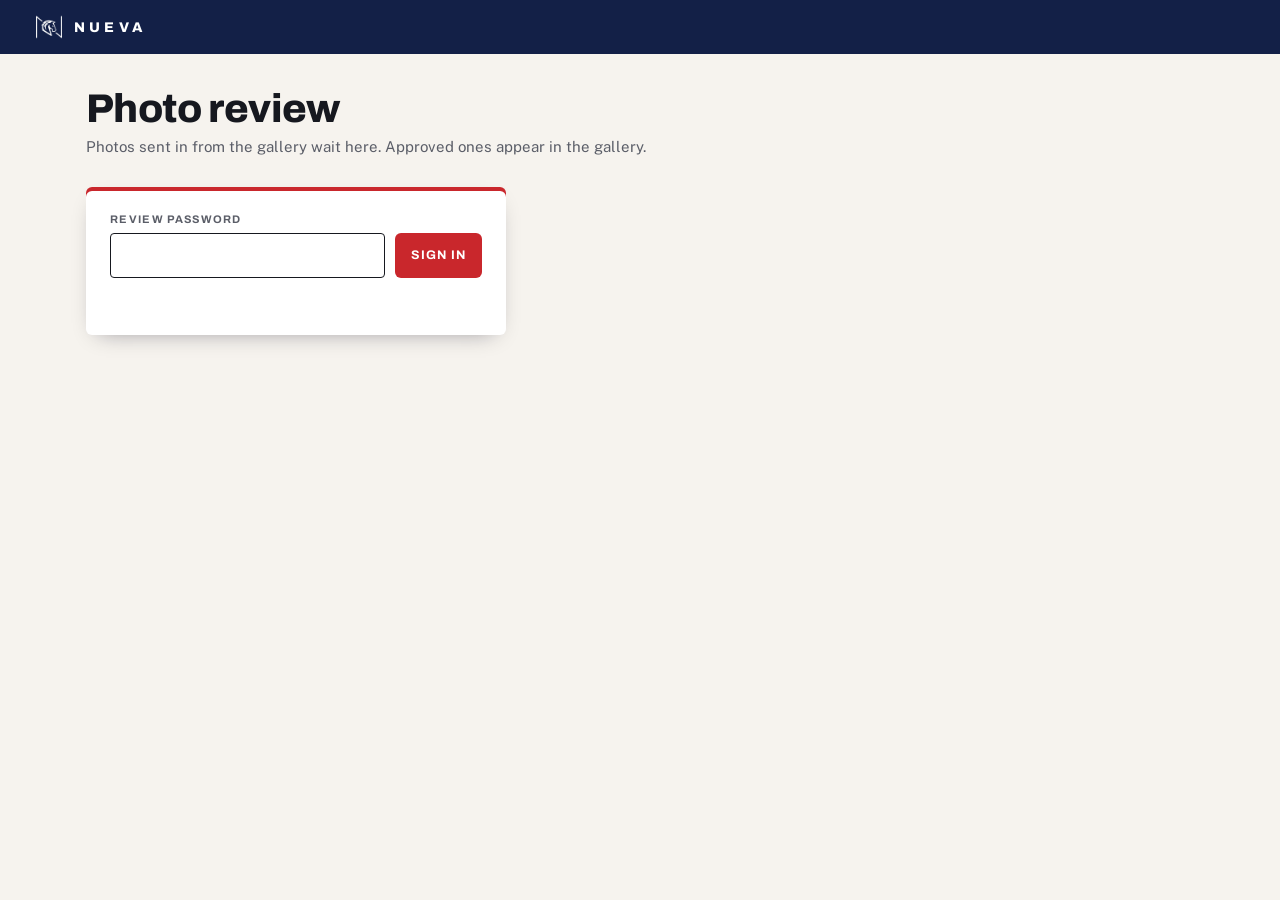
<file: review/index.html>
<!doctype html>
<html lang="en">
<head>
<meta charset="utf-8">
<meta name="viewport" content="width=device-width,initial-scale=1,viewport-fit=cover">
<title>Photo review · Nueva Spirit</title>
<meta name="robots" content="noindex, nofollow">
<meta name="theme-color" content="#1c2a66">
<link rel="icon" type="image/png" href="/favicon-64.png">
<link rel="preconnect" href="https://fonts.googleapis.com">
<link rel="preconnect" href="https://fonts.gstatic.com" crossorigin>
<link rel="stylesheet" href="https://fonts.googleapis.com/css2?family=Archivo:wdth,wght@100..125,400..900&family=Public+Sans:wght@400;500;600;700&display=swap">
<style>
/* The Spirit Cabinet's review page for photos sent in from the gallery: approve them onto the gallery, or reject them.
   Asks for the review password (the REVIEW_PASSWORD secret on the Worker); nothing here is public without it. */
:root{
  --paper:#f6f3ee; --ink:#16181f; --muted:#5b5e68; --line:#ddd7cc; --red:#c9272c; --red-dark:#a81f24; --navy:#132047; --amber:#ffad1f;
  --display:'Archivo','Arial Narrow',system-ui,sans-serif; --body:'Public Sans',ui-sans-serif,system-ui,-apple-system,'Segoe UI',sans-serif;
  --r:6px; --lift:0 8px 22px -12px rgba(10,8,30,.45); --logo:url("/assets/logo.png"); --gut:clamp(16px,3vw,36px);
  color-scheme:light;
}
*{box-sizing:border-box}
body{margin:0;min-height:100vh;background:var(--paper);color:var(--ink);font-family:var(--body);font-size:15px;line-height:1.5;-webkit-font-smoothing:antialiased}
h1,h2,p{margin:0}
button,input{font:inherit;color:inherit}
button{background:none;border:0;padding:0;cursor:pointer}
:focus-visible{outline:2px solid var(--amber);outline-offset:2px}
.logo-img{display:block;background:currentColor;-webkit-mask:var(--logo) center/contain no-repeat;mask:var(--logo) center/contain no-repeat}
.bar{display:flex;align-items:center;justify-content:space-between;gap:16px;padding:calc(14px + env(safe-area-inset-top,0px)) var(--gut) 14px;background:var(--navy);color:#fff}
.sign{display:flex;align-items:center;gap:12px;color:#fff;text-decoration:none}
.sign .logo-img{width:26px;height:26px}
.sign b{font-family:var(--display);font-weight:800;font-size:14px;letter-spacing:.3em;text-transform:uppercase}
.btn{text-decoration:none;display:inline-flex;align-items:center;justify-content:center;gap:8px;padding:10px 16px;border-radius:var(--r);background:#fff;color:var(--ink);box-shadow:inset 0 0 0 1px var(--line);font-family:var(--display);font-size:12.5px;font-weight:700;letter-spacing:.1em;text-transform:uppercase;white-space:nowrap;transition:background-color .2s,opacity .2s}
.btn:hover{background:#f1ece2}
.btn.primary{background:var(--red);color:#fff;box-shadow:none}.btn.primary:hover{background:var(--red-dark)}
.btn.ghost{background:transparent;color:#fff;box-shadow:inset 0 0 0 1px rgba(255,255,255,.4)}.btn.ghost:hover{background:rgba(255,255,255,.1)}
.btn[disabled]{opacity:.5;pointer-events:none}
main{max-width:1180px;margin:0 auto;padding:34px var(--gut) 60px}
h1{font-family:var(--display);font-weight:800;font-size:clamp(28px,4vw,40px);letter-spacing:-.015em;line-height:1.05}
.lead{margin-top:6px;color:var(--muted)}
/* signing in */
.login{max-width:420px;margin-top:28px;padding:24px;background:#fff;border-radius:var(--r);box-shadow:var(--lift),inset 0 4px 0 var(--red)}
.login label{display:block;margin-bottom:6px;font-family:var(--display);font-size:11px;font-weight:700;letter-spacing:.12em;text-transform:uppercase;color:var(--muted)}
.login .row{display:flex;gap:10px}
.login input{flex:1;min-width:0;padding:10px 11px;border:1px solid var(--line);border-radius:4px;font-size:15px}
.login input:focus{outline:none;border-color:var(--ink)}
.msg{margin-top:12px;font-size:14px;font-weight:600;color:#b3252a;min-height:21px}
.msg.info{color:var(--muted);font-weight:500}
/* the photos */
section{margin-top:36px}
.sec-head{display:flex;align-items:baseline;justify-content:space-between;gap:12px;padding-bottom:10px;margin-bottom:18px;border-bottom:1px solid var(--line)}
h2{font-family:var(--display);font-size:13px;font-weight:800;letter-spacing:.14em;text-transform:uppercase}
h2 i{font-style:normal;color:var(--muted);margin-left:6px}
.grid{display:grid;grid-template-columns:repeat(auto-fill,minmax(260px,1fr));gap:18px}
.card{display:flex;flex-direction:column;background:#fff;border-radius:var(--r);box-shadow:var(--lift);overflow:hidden;transition:opacity .3s}
.card.gone{opacity:0}
.card .pic{position:relative;aspect-ratio:4/3;background:#1b1a22}
.card img{position:absolute;inset:0;display:block;width:100%;height:100%;object-fit:contain}
.card .info{padding:12px 14px 4px;flex:1}
.card .cap{font-weight:600;line-height:1.4}
.card .cap:empty::before{content:"No caption";color:var(--muted);font-weight:500}
.card .meta{margin-top:4px;font-size:12.5px;color:var(--muted)}
.card .acts{display:flex;gap:8px;padding:12px 14px 14px}
.card .acts .btn{flex:1}
.empty{padding:26px 0;color:var(--muted)}
[hidden]{display:none!important}
</style>
</head>
<body>
<header class="bar"><a class="sign" href="/"><span class="logo-img" aria-hidden="true"></span><b>Nueva</b></a><button class="btn ghost" id="out" type="button" hidden>Sign out</button></header>
<main>
  <h1>Photo review</h1>
  <p class="lead">Photos sent in from the gallery wait here. Approved ones appear in the gallery.</p>
  <form class="login" id="login">
    <label for="pw">Review password</label>
    <div class="row"><input id="pw" type="password" autocomplete="current-password" required><button class="btn primary" type="submit">Sign in</button></div>
    <p class="msg" id="login-msg" role="status"></p>
  </form>
  <div id="lists" hidden>
    <section><div class="sec-head"><h2>Waiting<i id="n-wait"></i></h2><button class="btn" id="refresh" type="button">Refresh</button></div><div class="grid" id="wait"></div><p class="empty" id="wait-empty" hidden>Nothing waiting for review.</p></section>
    <section><div class="sec-head"><h2>In the gallery<i id="n-live"></i></h2></div><div class="grid" id="live"></div><p class="empty" id="live-empty" hidden>No approved photos yet.</p></section>
  </div>
</main>
<script type="module">
const $ = id => document.getElementById(id), KEY = 'spirit-review';
let pw = ''; try { pw = sessionStorage.getItem(KEY) || ''; } catch (e) {}
const blobs = [];
const fmt = d => { const t = new Date(d + 'T12:00:00'); return isNaN(t) ? '' : t.toLocaleDateString('en-US', { month: 'short', day: 'numeric', year: 'numeric' }); };
const MSG = {
  'no-password': 'Reviewing isn’t set up yet: add a secret called REVIEW_PASSWORD to the spirit Worker in Cloudflare (Settings → Variables and Secrets), then sign in with it.',
  'wrong-password': 'That password isn’t right.', 'too-many': 'Too many wrong tries. Wait an hour and try again.', 'not-set-up': 'Photo storage isn’t ready yet. It’s created on the next deploy.'
};
async function call(path, opts = {}) {
  const r = await fetch(path, { ...opts, headers: { ...(opts.headers || {}), authorization: 'Bearer ' + pw } });
  let j = null; try { j = await r.json(); } catch (e) {}
  if (!r.ok) throw Object.assign(new Error((j && j.error) || 'http ' + r.status), { code: (j && j.error) || (r.status === 404 ? 'not-set-up' : 'server') });
  return j;
}
function signedIn(on) { $('login').hidden = on; $('lists').hidden = !on; $('out').hidden = !on; }
async function load() {
  let data;
  try { data = await call('/api/review'); }
  catch (e) { signedIn(false); $('login-msg').textContent = MSG[e.code] || 'Couldn’t load the photos. Try again.'; if (e.code === 'wrong-password') { pw = ''; try { sessionStorage.removeItem(KEY); } catch (er) {} } return; }
  try { sessionStorage.setItem(KEY, pw); } catch (e) {}
  signedIn(true); blobs.forEach(u => URL.revokeObjectURL(u)); blobs.length = 0;
  render($('wait'), data.waiting, true); render($('live'), data.approved, false);
  $('n-wait').textContent = data.waiting.length; $('n-live').textContent = data.approved.length;
  $('wait-empty').hidden = data.waiting.length > 0; $('live-empty').hidden = data.approved.length > 0;
}
function render(box, list, waiting) {
  box.innerHTML = '';
  list.forEach(p => {
    const c = document.createElement('article'); c.className = 'card';
    c.innerHTML = `<div class="pic"><img alt=""></div><div class="info"><p class="cap"></p><p class="meta"></p></div><div class="acts"></div>`;
    c.querySelector('.cap').textContent = p.caption;
    c.querySelector('.meta').textContent = [p.album, p.by && 'by ' + p.by, fmt(p.date)].filter(Boolean).join('  ·  ');
    const img = c.querySelector('img'); img.alt = p.caption || 'Submitted photo';
    fetch('/api/photos/' + p.id, { headers: { authorization: 'Bearer ' + pw } }).then(r => r.ok ? r.blob() : null).then(b => { if (b) { const u = URL.createObjectURL(b); blobs.push(u); img.src = u; if (c.dl) c.dl.href = u; } });
    const acts = c.querySelector('.acts'), btn = (label, action, primary) => { const b = document.createElement('button'); b.type = 'button'; b.className = 'btn' + (primary ? ' primary' : ''); b.textContent = label; b.addEventListener('click', () => act(c, p.id, action)); acts.appendChild(b); };
    if (waiting) { btn('Reject', 'reject'); btn('Approve', 'approve', true); }
    else { const d = document.createElement('a'); d.className = 'btn'; d.textContent = 'Download'; d.download = (p.album || 'photo').replace(/[^\w-]+/g, '-').toLowerCase() + '-' + p.id.slice(0, 6) + '.jpg'; c.dl = d; acts.appendChild(d); btn('Remove', 'remove'); }
    box.appendChild(c);
  });
}
async function act(card, id, action) {
  if (action === 'remove' && !confirm('Take this photo off the gallery? It will be deleted.')) return;
  card.querySelectorAll('button').forEach(b => { b.disabled = true; });
  try { await call('/api/review/' + id, { method: 'POST', headers: { 'content-type': 'application/json' }, body: JSON.stringify({ action }) }); card.classList.add('gone'); setTimeout(load, 300); }
  catch (e) { card.querySelectorAll('button').forEach(b => { b.disabled = false; }); alert(MSG[e.code] || 'That didn’t work. Try again.'); }
}
$('login').addEventListener('submit', e => { e.preventDefault(); pw = $('pw').value; $('login-msg').textContent = ''; load(); });
$('refresh').addEventListener('click', load);
$('out').addEventListener('click', () => { pw = ''; try { sessionStorage.removeItem(KEY); } catch (e) {} signedIn(false); $('pw').value = ''; });
if (pw) load(); else $('pw').focus();
</script>
</body>
</html>
</file>
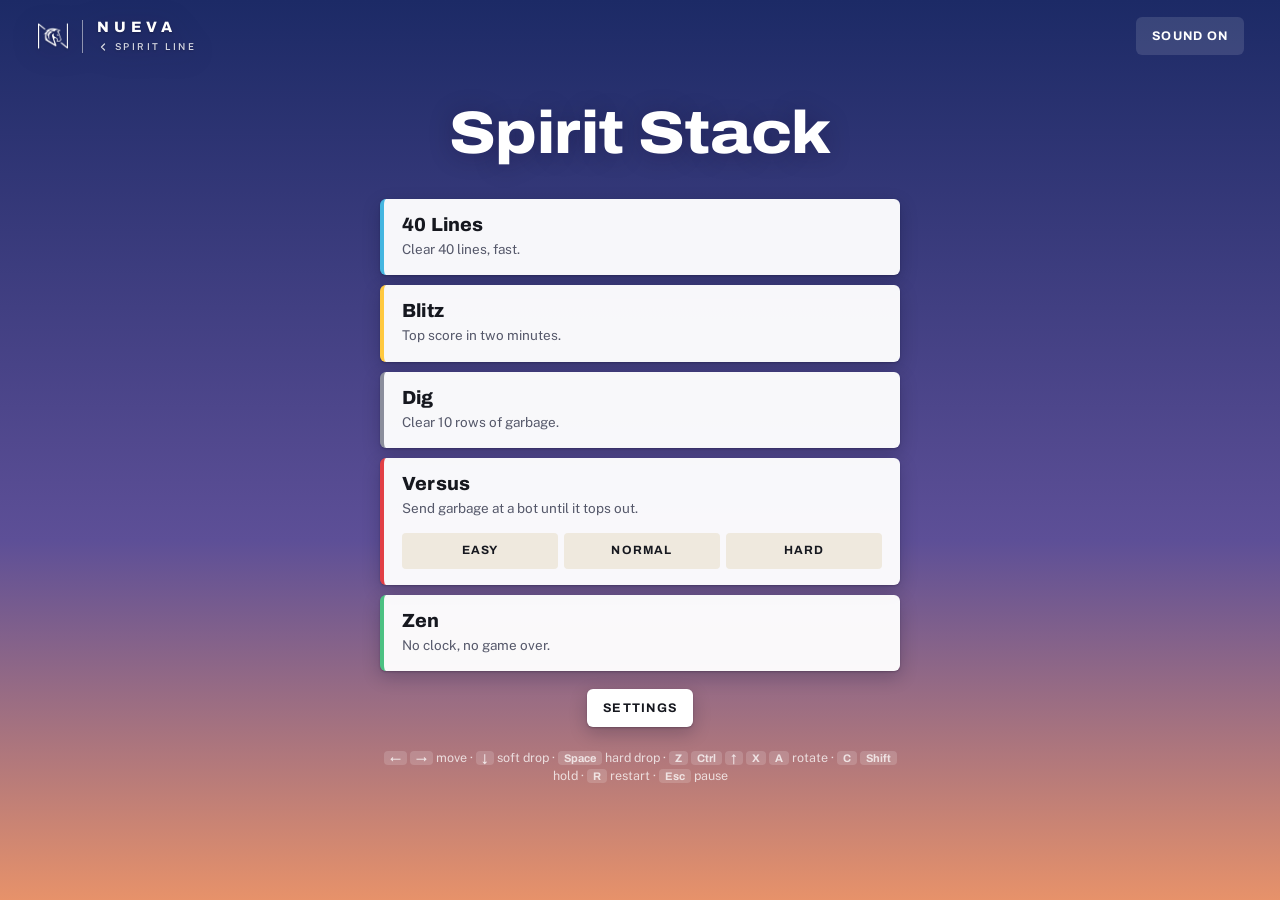
<file: stack/index.html>
<!doctype html>
<html lang="en">
<head>
<meta charset="utf-8">
<meta name="viewport" content="width=device-width,initial-scale=1,viewport-fit=cover">
<title>Spirit Stack · Nueva Spirit</title>
<meta name="description" content="A falling-block puzzle game: 40 Lines, Blitz, Dig, Versus and Zen.">
<meta name="theme-color" content="#1c2a66">
<meta property="og:title" content="Spirit Stack · Nueva Spirit">
<meta property="og:description" content="A falling-block puzzle game: 40 Lines, Blitz, Dig, Versus and Zen.">
<meta property="og:image" content="https://spirit.ivancui211.workers.dev/share.jpg"><meta property="og:image:width" content="1200"><meta property="og:image:height" content="630">
<meta name="twitter:card" content="summary_large_image">
<link rel="icon" type="image/png" href="/favicon-64.png">
<link rel="apple-touch-icon" href="/apple-touch-icon.png">
<link rel="preconnect" href="https://fonts.googleapis.com">
<link rel="preconnect" href="https://fonts.gstatic.com" crossorigin>
<link rel="stylesheet" href="https://fonts.googleapis.com/css2?family=Archivo:wdth,wght@100..125,400..900&family=Public+Sans:wght@400;500;600;700&display=swap">
<style>
:root{
  --sky-top:#1c2a66; --sky-mid:#5d4f97; --sky-low:#e7926a;
  --ink:#16181f; --red:#c9272c; --navy:#132047; --amber:#ffad1f;
  --well:rgba(11,15,38,.88);
  --display:'Archivo','Arial Narrow',system-ui,sans-serif;
  --body:'Public Sans',ui-sans-serif,system-ui,-apple-system,'Segoe UI',sans-serif;
  --r:6px; --lift:0 1px 2px rgba(10,8,30,.25),0 6px 18px rgba(10,8,30,.22);
  --logo:url("/assets/logo.png");
  --gut:clamp(16px,3vw,36px);
  color-scheme:dark;
}
*{box-sizing:border-box}
html{background:var(--sky-top)}
body{margin:0;min-height:100vh;min-height:100dvh;display:flex;flex-direction:column;background:linear-gradient(180deg,var(--sky-top) 0%,var(--sky-mid) 60%,var(--sky-low) 100%) fixed;color:#fff;font-family:var(--body);font-size:15px;line-height:1.45;-webkit-font-smoothing:antialiased;overflow-x:hidden}
body.playing{overflow:hidden;touch-action:none;user-select:none;-webkit-user-select:none}
h1,h2,p,dl,dd{margin:0}
button{font:inherit;color:inherit;background:none;border:0;padding:0;cursor:pointer}
:focus{outline:none}
:focus-visible{outline:2px solid var(--amber);outline-offset:2px;border-radius:var(--r)}
[hidden]{display:none!important}
.logo-img{display:block;background:currentColor;-webkit-mask:var(--logo) center/contain no-repeat;mask:var(--logo) center/contain no-repeat}
.sr-only{position:absolute;width:1px;height:1px;overflow:hidden;clip:rect(0 0 0 0);white-space:nowrap}
.num{font-variant-numeric:tabular-nums}

/* HUD: the station sign, back to the platform */
.hud{display:flex;justify-content:space-between;align-items:center;gap:12px;padding:calc(14px + env(safe-area-inset-top,0px)) var(--gut) 0;min-height:58px}
.sign{display:flex;align-items:center;color:#fff;text-decoration:none;padding:4px 2px;filter:drop-shadow(0 1px 1px rgba(20,10,40,.4)) drop-shadow(0 4px 14px rgba(20,10,40,.35))}
.sign:hover{opacity:.85}
.sign .in{display:flex;align-items:center;gap:14px}
.sign .logo-img{width:30px;height:30px}
.sign .in>span:last-child{display:flex;flex-direction:column;gap:6px;padding-left:14px;border-left:1px solid rgba(255,255,255,.5)}
.sign b{display:block;white-space:nowrap;font-family:var(--display);font-weight:800;font-size:15px;line-height:1;letter-spacing:.34em;text-transform:uppercase}
.sign .sub{display:flex;align-items:center;gap:6px;white-space:nowrap;font-size:9.5px;font-weight:600;letter-spacing:.26em;text-transform:uppercase;color:rgba(255,255,255,.8);line-height:1}
.sign .sub svg{width:12px;height:12px}
.hud-r{display:flex;gap:8px}

/* controls: one family */
.btn{display:inline-flex;align-items:center;justify-content:center;gap:8px;min-height:38px;padding:0 16px;border-radius:var(--r);background:#fff;color:var(--ink);box-shadow:var(--lift);font-family:var(--display);font-weight:700;font-size:12.5px;letter-spacing:.1em;text-transform:uppercase;white-space:nowrap;transition:background .15s,transform .15s}
.btn:hover{background:#f1ece2}
.btn:active{transform:translateY(1px)}
.btn.primary{background:var(--red);color:#fff}
.btn.primary:hover{background:#b02126}
.btn.quiet{background:rgba(255,255,255,.12);color:#fff;box-shadow:none}
.btn.quiet:hover{background:rgba(255,255,255,.2)}
.btn svg{width:14px;height:14px}

/* menu */
#menu{flex:1;display:flex;flex-direction:column;align-items:center;padding:clamp(20px,5vh,56px) var(--gut) 40px}
#menu h1{font-family:var(--display);font-weight:800;font-stretch:112%;font-size:clamp(34px,6vw,60px);line-height:1;letter-spacing:-.01em;text-shadow:0 2px 24px rgba(20,10,40,.3);text-align:center}
.modes{display:grid;gap:10px;width:min(520px,100%);margin-top:clamp(22px,4vh,40px)}
.mode{display:grid;grid-template-columns:1fr auto;align-items:center;gap:4px 16px;padding:16px 18px;border-radius:var(--r);background:rgba(255,255,255,.96);color:var(--ink);box-shadow:var(--lift);text-align:left;border-left:4px solid var(--c,var(--red));transition:background .15s,transform .15s}
button.mode:hover{background:#fff;transform:translateX(2px)}
.mode b{font-family:var(--display);font-weight:800;font-size:19px;letter-spacing:.01em;line-height:1.1}
.mode span{grid-column:1;font-size:13.5px;color:#55586a}
.mode em{grid-row:1/3;grid-column:2;font-style:normal;font-family:var(--display);font-weight:700;font-size:12px;letter-spacing:.08em;text-transform:uppercase;color:#55586a;text-align:right}
.mode em strong{display:block;font-size:17px;letter-spacing:0;color:var(--ink);font-variant-numeric:tabular-nums}
.mode.vs{grid-template-columns:1fr}
.diff{display:flex;gap:6px;margin-top:10px;grid-column:1}
.diff button{flex:1;min-height:36px;border-radius:4px;background:#efe9de;font-family:var(--display);font-weight:700;font-size:12px;letter-spacing:.1em;text-transform:uppercase;transition:background .15s}
.diff button:hover{background:#e3dccd}
.diff button small{display:block;font-weight:600;font-size:10.5px;letter-spacing:.04em;text-transform:none;color:#6a6d7c}
.menu-foot{display:flex;gap:10px;margin-top:18px}
.keys-help{margin-top:22px;font-size:12.5px;color:rgba(255,255,255,.75);text-align:center;max-width:520px}
.keys-help kbd{font-family:var(--display);font-weight:700;font-size:11px;padding:1px 6px;border-radius:4px;background:rgba(255,255,255,.16)}

/* the game */
#play{flex:1;position:relative;display:flex;flex-direction:column;align-items:center;justify-content:center;padding:8px 0 calc(10px + env(safe-area-inset-bottom,0px))}
#arena{display:flex;gap:48px;align-items:flex-start;justify-content:center}
.cluster{display:grid;grid-template-columns:auto auto auto;grid-template-rows:auto auto 1fr;grid-template-areas:"hold well next" "act well next" "stats well next";column-gap:14px}
.hold-box{grid-area:hold;justify-self:end;margin-top:var(--head)}
.next-box{grid-area:next;margin-top:var(--head)}
.act{grid-area:act;justify-self:end;text-align:right;min-height:84px;padding-top:14px}
.stats{grid-area:stats;align-self:end;justify-self:end;text-align:right;display:grid;gap:10px;padding-bottom:4px}
.well{grid-area:well;position:relative}
.well canvas,.box canvas{display:block}
.lbl{font-family:var(--display);font-weight:700;font-size:11px;line-height:1;letter-spacing:.16em;text-transform:uppercase;color:rgba(255,255,255,.72);margin:0 0 7px}
.next-box .lbl{text-align:left}
.hold-box .lbl{text-align:right}
.stats dt{font-family:var(--display);font-weight:700;font-size:10.5px;letter-spacing:.16em;text-transform:uppercase;color:rgba(255,255,255,.62)}
.stats dd{font-family:var(--display);font-weight:800;font-size:22px;line-height:1.05;font-variant-numeric:tabular-nums}
.stats dd small{font-size:13px;font-weight:700;color:rgba(255,255,255,.62)}
.cluster.bot .stats dd{font-size:18px}
.who{margin:8px 0 0;text-align:center}
.act p{font-family:var(--display);font-weight:800;line-height:1.1;text-transform:uppercase;letter-spacing:.06em;opacity:0}
.act p.on{animation:act 1.9s ease-out forwards}
.act .a1{font-size:17px}
.act .a2{font-size:12.5px;color:var(--amber);margin-top:3px}
.act .a3{font-size:12.5px;color:#9fd9ff;margin-top:3px}
@keyframes act{0%{opacity:0;transform:translateY(3px)}8%{opacity:1;transform:none}75%{opacity:1}100%{opacity:0}}
.count{position:absolute;left:0;right:0;top:44%;text-align:center;font-family:var(--display);font-weight:800;font-size:64px;line-height:1;text-shadow:0 2px 20px rgba(0,0,0,.4);pointer-events:none}

/* phones: hold, stats and next across the top, the well(s) under them */
.narrow #arena{flex-direction:column;align-items:stretch;gap:10px;width:100%;padding:0 16px}
.narrow .top{display:flex;justify-content:space-between;align-items:flex-start;gap:10px}
.narrow .wells{display:flex;justify-content:center;align-items:flex-start;gap:10px}
.narrow .hold-box,.narrow .next-box{margin-top:0}
.narrow .stats{grid-template-columns:repeat(3,auto);gap:4px 16px;text-align:center;align-self:center}
.narrow .stats dd{font-size:17px}
.narrow .stats dt{font-size:9.5px}
.narrow .act{position:absolute;left:0;right:0;top:calc(var(--head) + 10px);text-align:center;min-height:0;padding:0;pointer-events:none;text-shadow:0 1px 8px rgba(0,0,0,.5)}

/* touch controls */
#touch{display:grid;grid-template-columns:repeat(4,1fr);gap:8px;width:min(460px,100%);padding:12px 16px 0}
#touch button{height:54px;border-radius:var(--r);background:rgba(255,255,255,.14);display:grid;place-items:center;touch-action:none;font-family:var(--display);font-weight:700;font-size:11px;letter-spacing:.1em;text-transform:uppercase}
#touch button.down{background:rgba(255,255,255,.3)}
#touch button.hard{background:var(--red)}
#touch svg{width:22px;height:22px}

/* pause and results */
#overlay{position:absolute;inset:0;display:grid;place-items:center;background:rgba(12,14,36,.55);backdrop-filter:blur(3px);-webkit-backdrop-filter:blur(3px);z-index:5;padding:16px}
.card{width:min(380px,100%);padding:24px 24px 20px;border-radius:var(--r);background:#fff;color:var(--ink);box-shadow:var(--lift);border-top:4px solid var(--red)}
.card h2{font-family:var(--display);font-weight:800;font-size:13px;letter-spacing:.16em;text-transform:uppercase;color:#55586a}
.card .big{font-family:var(--display);font-weight:800;font-size:46px;line-height:1.05;margin-top:6px;font-variant-numeric:tabular-nums}
.card .tag{display:inline-block;margin-top:6px;padding:3px 8px;border-radius:4px;background:#fff1d6;color:#8a5200;font-family:var(--display);font-weight:700;font-size:11px;letter-spacing:.1em;text-transform:uppercase}
.card dl{display:grid;grid-template-columns:repeat(3,1fr);gap:12px;margin:18px 0 20px;padding-top:16px;border-top:1px solid #e7e2d8}
.card dt{font-family:var(--display);font-weight:700;font-size:10.5px;letter-spacing:.14em;text-transform:uppercase;color:#6a6d7c}
.card dd{font-family:var(--display);font-weight:800;font-size:18px;font-variant-numeric:tabular-nums}
.card .row{display:flex;gap:8px;flex-wrap:wrap}
.card .row .btn{flex:1}
.card .btn:not(.primary){background:#efe9de;box-shadow:none}
.card .btn:not(.primary):hover{background:#e3dccd}

/* settings */
dialog{width:min(560px,calc(100% - 24px));max-height:calc(100dvh - 24px);padding:0;border:0;border-radius:var(--r);background:#fff;color:var(--ink);box-shadow:0 20px 60px rgba(10,8,30,.45)}
dialog::backdrop{background:rgba(12,14,36,.6)}
.set{padding:22px 24px 20px;display:grid;gap:18px}
.set h2{font-family:var(--display);font-weight:800;font-size:20px}
.set h3{margin:0 0 8px;font-family:var(--display);font-weight:700;font-size:11px;letter-spacing:.16em;text-transform:uppercase;color:#6a6d7c}
.sl{display:grid;grid-template-columns:110px 1fr 58px;align-items:center;gap:12px;font-size:14px;margin:4px 0}
.sl output{font-family:var(--display);font-weight:700;font-size:13px;text-align:right;font-variant-numeric:tabular-nums}
.sl input{width:100%;accent-color:var(--red)}
.chk{display:flex;gap:18px;flex-wrap:wrap;font-size:14px}
.chk label{display:flex;gap:7px;align-items:center}
.chk input{accent-color:var(--red);width:16px;height:16px}
.binds{display:grid;grid-template-columns:1fr 1fr;gap:6px 16px}
.bind{display:flex;justify-content:space-between;align-items:center;gap:8px;font-size:14px}
.bind button{min-width:104px;min-height:32px;padding:0 10px;border-radius:4px;background:#efe9de;font-family:var(--display);font-weight:700;font-size:12px;letter-spacing:.04em}
.bind button:hover{background:#e3dccd}
.bind button.wait{background:var(--red);color:#fff}
.set .row{display:flex;justify-content:space-between;gap:8px;padding-top:4px}
.set .btn:not(.primary){background:#efe9de;box-shadow:none}
@media (max-width:520px){.binds{grid-template-columns:1fr}.sl{grid-template-columns:90px 1fr 50px}}
@media (max-width:640px){
  .sign b{font-size:13px;letter-spacing:.28em}.sign .logo-img{width:26px;height:26px}.sign .in{gap:11px}.sign .in>span:last-child{padding-left:11px}
  .hud .btn{padding:0 12px}
}
</style>
</head>
<body>
<header class="hud">
  <a class="sign" href="/" aria-label="Back to the platform"><span class="in"><span class="logo-img" aria-hidden="true"></span><span><b>Nueva</b><span class="sub"><svg viewBox="0 0 24 24" fill="none" stroke="currentColor" stroke-width="2.6" stroke-linecap="round" stroke-linejoin="round" aria-hidden="true"><path d="M15 6l-6 6 6 6"/></svg>Spirit Line</span></span></span></a>
  <div class="hud-r">
    <button class="btn quiet" id="pause-btn" type="button" hidden>Pause</button>
    <button class="btn quiet" id="sound-btn" type="button" aria-pressed="true">Sound on</button>
  </div>
</header>

<section id="menu">
  <h1>Spirit Stack</h1>
  <div class="modes">
    <button class="mode" type="button" data-mode="sprint" style="--c:#45b6e0"><b>40 Lines</b><span>Clear 40 lines, fast.</span><em data-pb="sprint"></em></button>
    <button class="mode" type="button" data-mode="blitz" style="--c:#ffc93f"><b>Blitz</b><span>Top score in two minutes.</span><em data-pb="blitz"></em></button>
    <button class="mode" type="button" data-mode="dig" style="--c:#8b8e9c"><b>Dig</b><span>Clear 10 rows of garbage.</span><em data-pb="dig"></em></button>
    <div class="mode vs" style="--c:#e23f45"><b>Versus</b><span>Send garbage at a bot until it tops out.</span>
      <div class="diff" role="group" aria-label="Bot difficulty">
        <button type="button" data-mode="versus" data-level="easy">Easy<small data-pb="easy"></small></button>
        <button type="button" data-mode="versus" data-level="normal">Normal<small data-pb="normal"></small></button>
        <button type="button" data-mode="versus" data-level="hard">Hard<small data-pb="hard"></small></button>
      </div>
    </div>
    <button class="mode" type="button" data-mode="zen" style="--c:#4cc182"><b>Zen</b><span>No clock, no game over.</span><em data-pb="zen"></em></button>
  </div>
  <div class="menu-foot"><button class="btn" id="settings-btn" type="button">Settings</button></div>
  <p class="keys-help" id="keys-help"></p>
</section>

<section id="play" hidden>
  <div id="arena"></div>
  <div id="touch" hidden>
    <button type="button" data-act="hold" aria-label="Hold">Hold</button>
    <button type="button" data-act="ccw" aria-label="Rotate left"><svg viewBox="0 0 24 24" fill="none" stroke="currentColor" stroke-width="2.4" stroke-linecap="round" stroke-linejoin="round"><path d="M4 5v5h5"/><path d="M5.5 15a7 7 0 1 0 1.2-7.6L4 10"/></svg></button>
    <button type="button" data-act="r180" aria-label="Rotate 180">180</button>
    <button type="button" data-act="cw" aria-label="Rotate right"><svg viewBox="0 0 24 24" fill="none" stroke="currentColor" stroke-width="2.4" stroke-linecap="round" stroke-linejoin="round"><path d="M20 5v5h-5"/><path d="M18.5 15a7 7 0 1 1-1.2-7.6L20 10"/></svg></button>
    <button type="button" data-act="left" aria-label="Move left"><svg viewBox="0 0 24 24" fill="none" stroke="currentColor" stroke-width="2.6" stroke-linecap="round" stroke-linejoin="round"><path d="M15 5l-7 7 7 7"/></svg></button>
    <button type="button" data-act="soft" aria-label="Soft drop"><svg viewBox="0 0 24 24" fill="none" stroke="currentColor" stroke-width="2.6" stroke-linecap="round" stroke-linejoin="round"><path d="M5 9l7 7 7-7"/></svg></button>
    <button type="button" data-act="right" aria-label="Move right"><svg viewBox="0 0 24 24" fill="none" stroke="currentColor" stroke-width="2.6" stroke-linecap="round" stroke-linejoin="round"><path d="M9 5l7 7-7 7"/></svg></button>
    <button type="button" data-act="hard" class="hard" aria-label="Hard drop"><svg viewBox="0 0 24 24" fill="none" stroke="currentColor" stroke-width="2.6" stroke-linecap="round" stroke-linejoin="round"><path d="M6 6l6 6 6-6M6 12l6 6 6-6"/></svg></button>
  </div>
  <div id="overlay" hidden><div class="card" id="card" role="dialog" aria-modal="true" aria-labelledby="card-h"></div></div>
</section>

<dialog id="settings" aria-labelledby="set-h">
  <form class="set" method="dialog">
    <h2 id="set-h">Settings</h2>
    <div>
      <h3>Handling</h3>
      <label class="sl">Auto-shift delay<input type="range" id="s-das" min="0" max="300" step="1"><output id="o-das"></output></label>
      <label class="sl">Auto-repeat<input type="range" id="s-arr" min="0" max="100" step="1"><output id="o-arr"></output></label>
      <label class="sl">Soft drop speed<input type="range" id="s-sdf" min="5" max="41" step="1"><output id="o-sdf"></output></label>
    </div>
    <div>
      <h3>Look and sound</h3>
      <div class="chk"><label><input type="checkbox" id="s-ghost">Ghost piece</label><label><input type="checkbox" id="s-grid">Grid</label></div>
      <label class="sl">Volume<input type="range" id="s-vol" min="0" max="100" step="1"><output id="o-vol"></output></label>
    </div>
    <div>
      <h3>Keys <span style="text-transform:none;letter-spacing:0;font-weight:500">(click, then press a key)</span></h3>
      <div class="binds" id="binds"></div>
    </div>
    <div class="row"><button class="btn" type="button" id="s-reset">Defaults</button><button class="btn primary" value="close">Done</button></div>
  </form>
</dialog>

<script type="module" src="/stack/game.js"></script>
</body>
</html>
</file>
<file: points/board.css>
/* The Spirit Points board, shared by /points/ (on the ride's billboard) and the platform (the billboard the officer
   points you to): the board itself (.bboard), an event's breakdown (.detail) and the toast. Generic class names are
   scoped under .bboard so they don't meet the platform's own departures board. */
.bboard,.detail,.toast{--paper:#f6f0e5;--ink:#16181f;--muted:#5b5e68;--red:#c9272c;--navy:#132047;--flap:#f3efe6;--amber:#ffad1f;--green:#7dffa6;--yellow:#ffd23f;--sr:#e0473f;--jr:#f2b33d;--so:#3fae8f;--fr:#5c8de0;--led:'DotGothic16',ui-monospace,'SFMono-Regular',Menlo,monospace;--display:'Archivo','Arial Narrow',system-ui,sans-serif;--ease:cubic-bezier(.16,1,.3,1)}
:where(.bboard,.detail) ol{margin:0;padding:0;list-style:none}
:where(.bboard,.detail) :where(h1,h2,h3,h4,p){margin:0}
:where(.bboard,.detail) button{font:inherit;color:inherit;background:none;border:0;padding:0;cursor:pointer}
.bboard .num,.detail .num{font-variant-numeric:tabular-nums}
.bboard .logo-img{display:block;background:currentColor;-webkit-mask:url("/assets/logo.png") center/contain no-repeat;mask:url("/assets/logo.png") center/contain no-repeat}
.bboard .flap{display:flex;gap:2px}
.bboard .flap i{position:relative;flex:none;display:grid;place-items:center;width:var(--cw,15px);height:calc(var(--cw,15px) * 1.5);border-radius:2px;background:linear-gradient(180deg,#2d2e35 0,#25262c 49%,#1b1c21 51%,#202127 100%);box-shadow:inset 0 -1px 0 rgba(0,0,0,.55),0 1px 1px rgba(0,0,0,.4);font-style:normal;font-weight:700;font-size:calc(var(--cw,15px) * .98);line-height:1;color:var(--flap);text-transform:uppercase}
.bboard .flap i::after{content:"";position:absolute;left:0;right:0;top:calc(50% - .5px);height:1px;background:rgba(0,0,0,.8)}
.bboard .flap i.go{animation:flip .08s ease-in}
/* the billboard: standings and results on the station sign's face */
.bboard{position:fixed;z-index:15;left:0;top:0;width:0;height:0;display:flex;flex-direction:column;background:linear-gradient(180deg,#1f2026,#15161a);color:var(--flap);border-radius:6px;overflow:hidden;box-shadow:0 0 0 2px #0a0b0e,0 0 60px -10px rgba(255,190,120,.35);opacity:0;visibility:hidden;transition:opacity .9s ease,visibility 0s linear .9s}
.bboard.on,body.boarded .bboard{opacity:1;visibility:visible;transition:opacity .9s ease}
.bb-head{flex:none;display:flex;align-items:center;justify-content:space-between;gap:14px;padding:12px clamp(14px,2vw,22px);background:var(--navy);border-bottom:2px solid #0a0f22}
.bb-title{display:flex;align-items:center;gap:12px;min-width:0}
.bb-title .logo-img{width:30px;height:30px;color:#fff;flex:none}
.bb-title h1,.bb-title h2{font-family:var(--display);font-stretch:118%;font-weight:900;font-size:clamp(20px,2.4vw,28px);line-height:1;letter-spacing:.01em;text-transform:uppercase;color:#fff;white-space:nowrap}
.bb-title .season{font-size:12px;font-weight:700;letter-spacing:.1em;color:#aab4d6;text-transform:uppercase;white-space:nowrap}
.bboard .live{display:flex;align-items:center;gap:8px;font-size:11px;font-weight:700;letter-spacing:.12em;text-transform:uppercase;color:#cfd6ee;white-space:nowrap}
.bboard .live .dot{width:8px;height:8px;border-radius:50%;background:var(--green);animation:blink 2s ease-in-out infinite}
@keyframes blink{50%{opacity:.35}}
.bb-scroll{flex:1;overflow-y:auto;overscroll-behavior:contain;padding:clamp(14px,2vw,22px);scrollbar-width:thin;scrollbar-color:#3a3c44 transparent}
.bboard .status{font-family:var(--display);font-stretch:112%;font-weight:700;font-size:clamp(17px,1.9vw,22px);color:#fff}
.bboard .status b{color:var(--yellow);font-weight:800}
.bboard .cols{display:grid;grid-template-columns:44px minmax(0,1fr) auto 140px;gap:14px;align-items:center;padding:16px 10px 4px;font-size:10px;font-weight:700;letter-spacing:.14em;text-transform:uppercase;color:#8d909b}
.bboard .cols span:nth-child(3){text-align:right}
.bboard .stand{display:flex;flex-direction:column;gap:4px}
.bboard .row{width:100%;text-align:left;border-radius:6px;transition:background-color .2s;position:relative}
.bboard .row::before{content:"";position:absolute;left:0;top:8px;bottom:8px;width:3px;border-radius:0 2px 2px 0;background:var(--c);opacity:.9}
.bboard .row:hover,.bboard .row[aria-expanded="true"]{background:rgba(255,255,255,.05)}
.bboard .row .main{display:grid;grid-template-columns:44px minmax(0,1fr) auto 140px;gap:14px;align-items:center;padding:9px 10px}
.bboard .row .rk{--cw:16px}
.bboard .row .nm{display:flex;align-items:baseline;gap:10px;min-width:0}
.bboard .row .nm b{font-family:var(--display);font-stretch:112%;font-weight:850;font-size:clamp(18px,2vw,24px);line-height:1.1;text-transform:uppercase;color:#fff;white-space:nowrap;overflow:hidden;text-overflow:ellipsis}
.bboard .row .yr{font-size:12px;font-weight:700;color:#8d909b}
.bboard .row.lead .nm b::after{content:"";display:inline-block;width:9px;height:9px;margin-left:10px;border-radius:50%;background:var(--yellow);vertical-align:middle}
.bboard .row .pts{--cw:18px;justify-content:flex-end}
.bboard .row .meter{height:8px;border-radius:4px;background:#2a2b31;overflow:hidden}
.bboard .row .meter i{display:block;height:100%;width:var(--w,0%);background:var(--c);border-radius:4px;transition:width 1.4s var(--ease)}
.bboard .row .stats{display:grid;grid-template-columns:repeat(5,auto);justify-content:start;gap:4px 26px;padding:0 10px 12px 68px;font-size:12px;color:#b9bcc6;max-height:0;overflow:hidden;opacity:0;transition:max-height .5s var(--ease),opacity .4s,padding .4s}
.bboard .row[aria-expanded="true"] .stats{max-height:120px;opacity:1}
.bboard .stats dt{font-size:10px;font-weight:700;letter-spacing:.12em;text-transform:uppercase;color:#7d808b}
.bboard .stats dd{margin:0;font-weight:700;color:#fff;font-size:15px}
.bboard .stats div{display:flex;flex-direction:column-reverse}
.bboard .sec-h{display:flex;align-items:center;justify-content:space-between;gap:12px;flex-wrap:wrap;margin-top:26px;padding:10px 0 8px;border-top:1px solid #2c2d33}
.bboard .sec-h h2{font-family:var(--display);font-stretch:112%;font-weight:850;font-size:15px;letter-spacing:.08em;text-transform:uppercase;color:#fff}
.bboard .filters{display:flex;gap:6px;flex-wrap:wrap}
.bboard .filter{display:flex;align-items:center;gap:7px;padding:6px 11px;border-radius:4px;background:#25262c;font-size:12px;font-weight:700;letter-spacing:.04em;color:#c9cbd2;transition:background-color .2s,color .2s}
.bboard .filter i{width:8px;height:8px;border-radius:50%;background:var(--c)}
.bboard .filter:hover{background:#30313a;color:#fff}
.bboard .filter.on{background:var(--flap);color:var(--ink)}
.bboard .f-summary{font-size:13px;color:#b9bcc6;min-height:1.5em;margin:2px 0 6px}
.bboard .f-summary b{color:#fff}
.bboard .res{display:flex;flex-direction:column}
.bboard .ev{display:grid;grid-template-columns:40px 64px minmax(0,1fr) auto 70px;gap:12px;align-items:center;width:100%;text-align:left;padding:10px;border-radius:6px;border-bottom:1px solid #24252b;transition:background-color .2s}
.bboard .ev:hover{background:rgba(255,255,255,.05)}
.bboard .ev .no{font-family:var(--led);font-size:15px;color:var(--amber)}
.bboard .ev .dt{font-size:12px;font-weight:700;letter-spacing:.06em;text-transform:uppercase;color:#8d909b}
.bboard .ev .name{font-weight:700;color:#fff;white-space:nowrap;overflow:hidden;text-overflow:ellipsis}
.bboard .ev .who{display:flex;align-items:center;gap:7px;font-size:12px;font-weight:700;color:#d6d8de;white-space:nowrap}
.bboard .ev .who i{width:8px;height:8px;border-radius:50%;background:var(--c)}
.bboard .ev .aw{text-align:right;font-weight:700;color:#fff}
.bboard .ev .aw small{display:block;font-size:10px;letter-spacing:.1em;text-transform:uppercase;color:#7d808b;font-weight:700}
.bboard .ev.fresh{animation:fresh 2.4s ease 3}
@keyframes fresh{50%{background:rgba(255,210,63,.14)}}
.bboard .empty{padding:22px 10px;color:#9a9da7}
.bboard .bb-foot{display:flex;justify-content:space-between;align-items:center;gap:12px;flex-wrap:wrap;margin-top:22px;padding-top:14px;border-top:1px solid #2c2d33;font-size:12px;color:#8d909b}
.bboard .bb-foot a,.bboard .bb-foot .bb-back{display:inline-flex;align-items:center;gap:8px;padding:9px 14px;border-radius:6px;background:var(--red);color:#fff;font-weight:700;letter-spacing:.06em;text-transform:uppercase;text-decoration:none;transition:background-color .2s}
.bboard .bb-foot a:hover,.bboard .bb-foot .bb-back:hover{background:#a61e22}
@media (max-width:760px){
  .bboard .cols{display:none}
  .bboard .row .main{grid-template-columns:36px minmax(0,1fr) auto;gap:10px;padding:10px 8px}
  .bboard .row .meter{grid-column:2 / 4;margin-top:-2px}
  .bboard .row .rk{--cw:13px}.bboard .row .pts{--cw:14px}
  .bboard .row .stats{grid-template-columns:repeat(3,auto);padding-left:54px;gap:8px 18px}
  .bboard .row[aria-expanded="true"] .stats{max-height:160px}
  .bboard .ev{grid-template-columns:34px minmax(0,1fr) auto;gap:10px}
  .bboard .ev .dt,.bboard .ev .aw{display:none}
}

/* an event's full breakdown, printed like a ticket */
.detail{position:fixed;inset:0;z-index:40;display:grid;place-items:center;padding:20px}
.detail[hidden]{display:none}
.d-bg{position:absolute;inset:0;background:rgba(28,18,40,.45);opacity:0;transition:opacity .4s}
.d-card{position:relative;width:min(520px,100%);max-height:calc(100% - 20px);overflow:auto;background:var(--paper);border-radius:12px;box-shadow:0 40px 90px -30px rgba(20,10,30,.8);opacity:0;transform:translateY(14px);transition:opacity .4s,transform .6s var(--ease)}
.detail.open .d-bg{opacity:1}.detail.open .d-card{opacity:1;transform:none}
.d-top{background:var(--red);color:#fff;padding:10px 20px;font-size:12px;font-weight:800;letter-spacing:.14em;text-transform:uppercase;display:flex;justify-content:space-between;gap:10px}
.d-body{padding:20px 22px 22px}
.d-body h3{font-family:var(--display);font-stretch:118%;font-weight:850;font-size:clamp(24px,3.4vw,32px);line-height:1;text-transform:uppercase}
.d-body h4{margin:20px 0 8px;font-size:11px;font-weight:800;letter-spacing:.14em;text-transform:uppercase;color:var(--muted)}
.d-places li{display:grid;grid-template-columns:22px 1fr auto;gap:4px 10px;align-items:center;padding:7px 0;border-bottom:1px dashed rgba(22,24,31,.18)}
.d-places .pl{font-weight:800;color:var(--muted)}
.d-places .nm{font-weight:700}
.d-places .pt{font-weight:800}
.d-places .bar{grid-column:2 / 4;height:6px;border-radius:3px;background:rgba(22,24,31,.08);overflow:hidden}
.d-places .bar i{display:block;height:100%;width:var(--w);background:var(--c);border-radius:3px}
.d-after li{display:grid;grid-template-columns:22px 1fr auto 46px;gap:10px;padding:5px 0;font-size:14px}
.d-after .mv{text-align:right;font-weight:800;font-size:12px}
.mv.up{color:#1f8a4c}.mv.down{color:var(--red)}.mv.same{color:var(--muted)}
.d-close{margin-top:20px;background:var(--ink);color:#fff;border-radius:6px;padding:12px 20px;font-size:13px;font-weight:700;letter-spacing:.06em;text-transform:uppercase;transition:background-color .25s}
.d-close:hover{background:var(--red)}

.toast{position:fixed;z-index:45;left:50%;top:calc(76px + env(safe-area-inset-top,0px));transform:translate(-50%,-12px);background:var(--navy);color:#fff;padding:10px 16px;border-radius:6px;font-size:13px;font-weight:700;letter-spacing:.04em;box-shadow:0 14px 34px -14px rgba(10,5,20,.8);opacity:0;pointer-events:none;transition:opacity .4s,transform .6s var(--ease)}
.toast.show{opacity:1;transform:translate(-50%,0)}
</file>
<file: gallery/gallery.css>
/* The gallery's parts, shared by /gallery/ and the platform's #gallery: album chips, the masonry of prints, the lightbox. */
.albums{display:flex;flex-wrap:wrap;gap:8px;margin-top:22px}
.albums[hidden]{display:none}
.chip{padding:7px 13px;border-radius:4px;font-family:var(--display,inherit);font-size:12px;font-weight:700;letter-spacing:.08em;text-transform:uppercase;color:#fff;background:rgba(255,255,255,.14);box-shadow:inset 0 0 0 1px rgba(255,255,255,.28);transition:background-color .25s,color .25s}
.chip:hover{background:rgba(255,255,255,.24)}
.chip[aria-pressed="true"]{background:#fff;color:var(--ink);box-shadow:0 8px 22px -12px rgba(20,10,40,.6)}
.chip i{font-style:normal;opacity:.55;margin-left:6px}

/* the photos: a masonry, each with its caption underneath */
.grid{columns:3 300px;column-gap:20px}
.ph{display:block;width:100%;margin:0 0 22px;break-inside:avoid;text-align:left;opacity:0;transform:translateY(14px);transition:opacity .7s ease,transform .9s var(--ease,cubic-bezier(.16,1,.3,1))}
.ph.in{opacity:1;transform:none}
.ph[hidden]{display:none}
.ph .frame{display:block;overflow:hidden;border-radius:4px;background:rgba(255,255,255,.08);box-shadow:0 14px 30px -20px rgba(8,6,24,.9)}
.ph img{display:block;width:100%;height:auto;transition:transform .8s var(--ease,cubic-bezier(.16,1,.3,1)),filter .4s ease}
.ph:hover img{transform:scale(1.02);filter:brightness(1.06)}
.ph .cap{display:block;padding:10px 1px 0;font-size:13.5px;font-weight:500;line-height:1.4;color:rgba(255,255,255,.86)}
.empty{padding:60px 0;text-align:center;color:rgba(255,255,255,.8);font-weight:600}
@media (max-width:640px){
  .grid{columns:2;column-gap:10px}.ph{margin-bottom:14px}.ph .cap{padding-top:7px;font-size:12px;line-height:1.35}
}

/* the lightbox */
.lb{position:fixed;inset:0;z-index:40;color:#fff;display:grid;grid-template-rows:1fr auto;background:rgba(9,8,22,.94);opacity:0;visibility:hidden;transition:opacity .35s ease,visibility 0s linear .35s;touch-action:none}
.lb.open{opacity:1;visibility:visible;transition:opacity .35s ease}
.lb-stage{position:relative;min-height:0;display:grid;place-items:center;overflow:hidden;padding:calc(58px + env(safe-area-inset-top,0px)) 76px 8px}
.lb-img{max-width:100%;max-height:calc(100vh - 150px - env(safe-area-inset-top,0px) - env(safe-area-inset-bottom,0px));max-height:calc(100dvh - 150px - env(safe-area-inset-top,0px) - env(safe-area-inset-bottom,0px));width:auto;height:auto;border-radius:6px;box-shadow:0 30px 80px -30px #000;transform-origin:0 0;user-select:none;-webkit-user-drag:none}
.lb-foot{display:flex;align-items:baseline;justify-content:center;gap:16px;padding:12px var(--gut,clamp(16px,3vw,36px)) calc(18px + env(safe-area-inset-bottom,0px));text-align:center}
.lb-cap{font-size:15px;font-weight:600}
.lb-meta{font-size:11px;font-weight:700;letter-spacing:.16em;text-transform:uppercase;color:rgba(255,255,255,.6);white-space:nowrap}
.lb-btn{position:absolute;display:grid;place-items:center;width:44px;height:44px;border-radius:6px;background:rgba(255,255,255,.12);color:#fff;transition:background-color .25s}
.lb-btn:hover{background:rgba(255,255,255,.24)}
.lb-btn svg{width:20px;height:20px}
.lb-close{top:calc(12px + env(safe-area-inset-top,0px));right:var(--gut,clamp(16px,3vw,36px))}
.lb-prev{left:16px;top:50%;margin-top:-23px}
.lb-next{right:16px;top:50%;margin-top:-23px}
.lb-btn[disabled]{opacity:0;pointer-events:none}
@media (max-width:640px){
  .lb-stage{padding:calc(64px + env(safe-area-inset-top,0px)) 10px 6px}
  .lb-img{max-height:calc(100vh - 200px);max-height:calc(100dvh - 200px - env(safe-area-inset-top,0px) - env(safe-area-inset-bottom,0px))}
  .lb-prev,.lb-next{display:none}
  .lb-foot{flex-direction:column;align-items:center;gap:4px}
}
@media (prefers-reduced-motion:reduce){.ph,.ph img,.lb,.lb-img{transition:none!important}}

/* the heading row: the title, "Submit a photo" on the right, the album chips under them */
.gal-head,header.top{display:flex;flex-wrap:wrap;align-items:flex-end;justify-content:space-between;gap:14px 20px}
.gal-head .albums,header.top .albums{flex-basis:100%;margin-top:4px}
.gal-submit{display:inline-flex;align-items:center;gap:9px;padding:10px 15px;border-radius:var(--r,6px);background:#fff;color:var(--ink,#16181f);font-family:var(--display,inherit);font-size:12.5px;font-weight:700;letter-spacing:.1em;text-transform:uppercase;white-space:nowrap;box-shadow:0 8px 22px -12px rgba(10,8,30,.7);transition:background-color .2s}
.gal-submit:hover{background:#f1ece2}
.gal-submit svg{width:15px;height:15px}

/* the submission form */
.sub{position:fixed;inset:0;z-index:45;display:grid;place-items:center;padding:16px;background:rgba(9,8,22,.66);opacity:0;visibility:hidden;transition:opacity .3s ease,visibility 0s linear .3s}
.sub.open{opacity:1;visibility:visible;transition:opacity .3s ease}
.sub-card{width:min(480px,100%);max-height:calc(100dvh - 32px);overflow-y:auto;background:#fff;color:var(--ink,#16181f);border-radius:var(--r,6px);box-shadow:0 30px 70px -30px rgba(0,0,0,.8),inset 0 4px 0 var(--red,#c9272c);padding:26px 24px 22px;text-align:left;transform:translateY(12px);transition:transform .45s var(--ease,cubic-bezier(.16,1,.3,1))}
.sub.open .sub-card{transform:none}
.sub h2{margin:0;font-family:var(--display,inherit);font-size:22px;font-weight:800;letter-spacing:-.01em}
.sub-note{margin:6px 0 18px;font-size:14px;line-height:1.45;color:#5b5e68}
.sub-drop{position:relative;display:grid;place-items:center;min-height:150px;margin-bottom:16px;border:1.5px dashed #c9c3b8;border-radius:4px;background:#faf7f2;cursor:pointer;overflow:hidden;transition:border-color .2s,background-color .2s}
.sub-drop:hover{border-color:#a49d90;background:#f5f1ea}
.sub-drop input{position:absolute;inset:0;opacity:0;cursor:pointer}
.sub-pick{display:inline-flex;align-items:center;gap:9px;font-family:var(--display,inherit);font-size:12.5px;font-weight:700;letter-spacing:.1em;text-transform:uppercase;color:#3a3d46;pointer-events:none}
.sub-pick svg{width:18px;height:18px}
.sub-drop img{display:none;max-width:100%;max-height:240px;pointer-events:none}
.sub-drop.has{border-style:solid;border-color:#e2ddd3;background:#1b1a22}
.sub-drop.has .sub-pick{display:none}.sub-drop.has img{display:block}
.sub-drop:focus-within{outline:2px solid var(--amber,#ffad1f);outline-offset:2px}
.sub-field{display:block;margin-bottom:12px}
.sub-field>span{display:block;margin-bottom:5px;font-family:var(--display,inherit);font-size:11px;font-weight:700;letter-spacing:.12em;text-transform:uppercase;color:#5b5e68}
.sub-field i{font-style:normal;font-weight:600;letter-spacing:.06em;text-transform:none;color:#8b8d95;margin-left:4px}
.sub-field input{width:100%;box-sizing:border-box;padding:10px 11px;border:1px solid #d6d0c4;border-radius:4px;background:#fff;color:inherit;font:inherit;font-size:15px;transition:border-color .2s}
.sub-field input:focus{outline:none;border-color:#16181f}
.sub-row{display:grid;grid-template-columns:1fr 1fr;gap:12px}
.sub-check{display:flex;gap:10px;align-items:flex-start;margin:4px 0 6px;font-size:13px;line-height:1.45;color:#3a3d46;cursor:pointer}
.sub-check input{flex:none;width:17px;height:17px;margin:1px 0 0;accent-color:var(--red,#c9272c)}
.sub-msg{min-height:20px;margin:8px 0 0;font-size:13.5px;font-weight:600;color:#b3252a}
.sub-btns{display:flex;justify-content:flex-end;gap:10px;margin-top:10px}
.sub-btn{padding:11px 18px;border-radius:var(--r,6px);background:#fff;color:var(--ink,#16181f);box-shadow:inset 0 0 0 1px #d6d0c4;font-family:var(--display,inherit);font-size:12.5px;font-weight:700;letter-spacing:.1em;text-transform:uppercase;transition:background-color .2s,opacity .2s}
.sub-btn:hover{background:#f4f0e8}
.sub-btn.primary{background:var(--red,#c9272c);color:#fff;box-shadow:none}.sub-btn.primary:hover{background:#a81f24}
.sub.busy .sub-btn.primary{opacity:.6;pointer-events:none}
.sub-done{display:none}
.sub.sent .sub-body{display:none}.sub.sent .sub-done{display:block}
@media (max-width:480px){.sub-row{grid-template-columns:1fr;gap:0}.sub-card{padding:22px 18px 18px}}
@media (prefers-reduced-motion:reduce){.sub,.sub-card{transition:none!important}}
</file>
